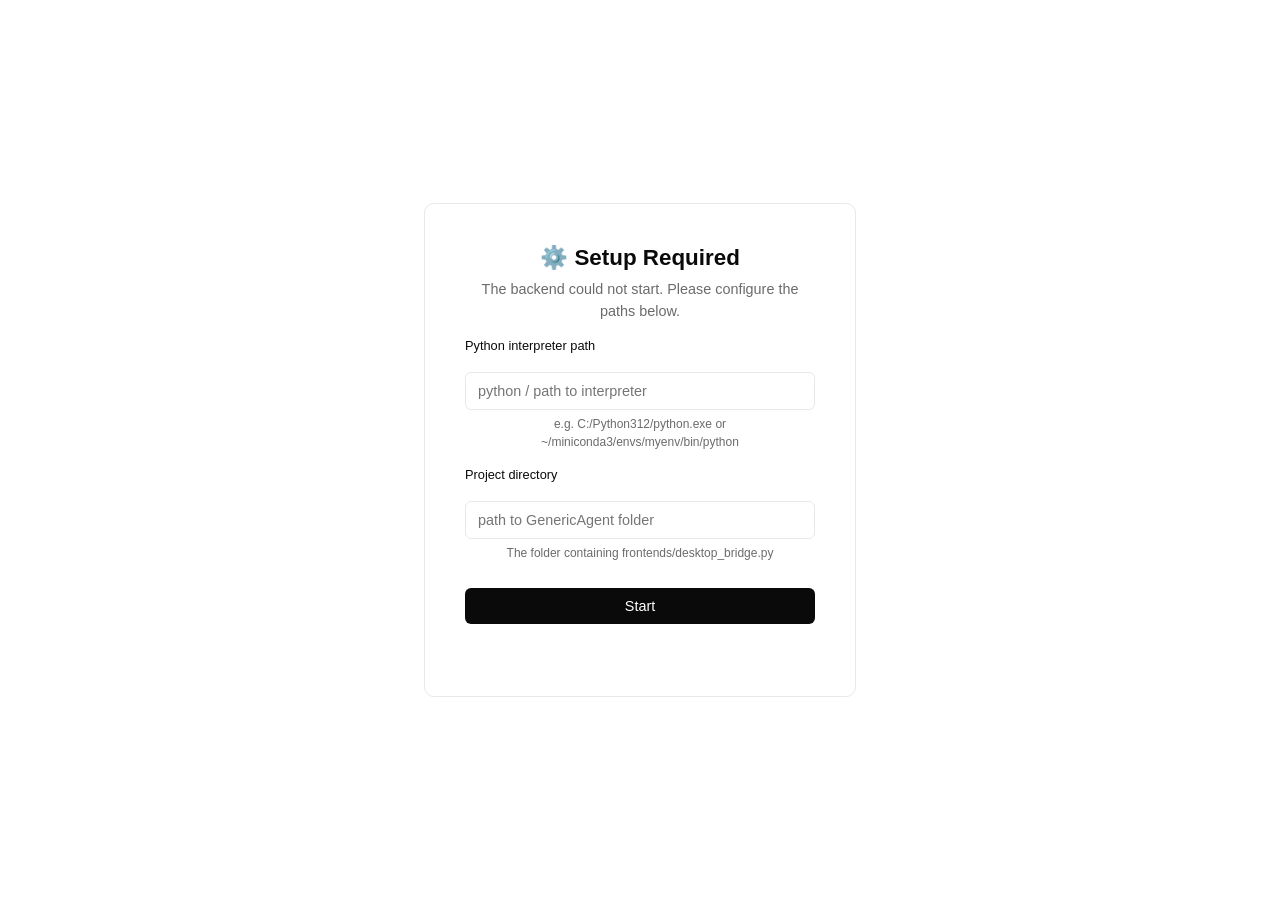
<file: frontends/desktop/static/fallback.html>
<!DOCTYPE html>
<html lang="en">
<head>
<meta charset="UTF-8">
<title data-i18n="setup.title">GenericAgent</title>
<style>
:root{--bg:#fff;--text:#0a0a0a;--muted:#6b6b6b;--border:#e8e8e8;--accent:#0a0a0a;--accent-text:#fff;--radius:10px;--font:-apple-system,BlinkMacSystemFont,"SF Pro Text","Helvetica Neue",Helvetica,Arial,sans-serif}
@media(prefers-color-scheme:dark){:root{--bg:#1a1a1a;--text:#ededed;--muted:#a0a0a0;--border:#2a2a2a;--accent:#ededed;--accent-text:#0a0a0a}}
*{box-sizing:border-box}
html,body{margin:0;height:100%;font-family:var(--font);background:var(--bg);color:var(--text);display:flex;align-items:center;justify-content:center}
.card{max-width:480px;width:90%;padding:2.5rem;border:1px solid var(--border);border-radius:var(--radius);text-align:center}
h1{font-size:1.4rem;margin:0 0 .5rem}
p{color:var(--muted);font-size:.9rem;margin:.4rem 0;line-height:1.5}
.input-row{display:flex;gap:8px;margin-top:1.2rem}
input[type=text]{flex:1;padding:10px 12px;border:1px solid var(--border);border-radius:6px;font-size:.9rem;background:var(--bg);color:var(--text);outline:none}
input[type=text]:focus{border-color:var(--accent)}
button{padding:10px 18px;border:none;border-radius:6px;font-size:.9rem;cursor:pointer;background:var(--accent);color:var(--accent-text);font-weight:500}
button:hover{opacity:.85}
button:disabled{opacity:.4;cursor:not-allowed}
.field-label{display:block;text-align:left;font-size:.8rem;font-weight:500;margin-top:1rem;margin-bottom:.3rem;color:var(--text)}
#status{margin-top:1rem;font-size:.85rem;min-height:1.2em}
.err{color:#dc2626}.ok{color:#16a34a}
</style>
<script src="i18n.js?v=2"></script>
</head>
<body>
<div class="card">
  <h1><span aria-hidden="true">⚙️</span> <span data-i18n="setup.heading"></span></h1>
  <p data-i18n="setup.backend_failed"></p>

  <label class="field-label" data-i18n="setup.py_label"></label>
  <div class="input-row">
    <input id="pypath" type="text" data-i18n-placeholder="setup.py_placeholder" spellcheck="false">
  </div>
  <p style="color:var(--muted);font-size:.75rem;margin-top:.3rem" data-i18n="setup.py_hint"></p>

  <label class="field-label" data-i18n="setup.project_label"></label>
  <div class="input-row">
    <input id="projdir" type="text" data-i18n-placeholder="setup.project_placeholder" spellcheck="false">
  </div>
  <p style="color:var(--muted);font-size:.75rem;margin-top:.3rem" data-i18n="setup.project_hint"></p>

  <button id="start-btn" onclick="doStart()" style="margin-top:1.2rem;width:100%" data-i18n="setup.start"></button>
  <div id="status"></div>
</div>
<script>
const bootT = window.GA_BOOT_I18N?.t || ((key, vars) => vars?.error ? `${key}: ${vars.error}` : key);
window.GA_BOOT_I18N?.apply(document);
const {invoke} = window.__TAURI__.core;
const {getCurrentWindow, Window} = window.__TAURI__.window;
const statusEl = document.getElementById('status');
const btn = document.getElementById('start-btn');
const pyInput = document.getElementById('pypath');
const dirInput = document.getElementById('projdir');

// Pre-fill from Rust config discovery
invoke('get_config').then(([py, dir]) => {
  if (py) pyInput.value = py;
  if (dir) dirInput.value = dir;
}).catch(()=>{});

// Surface the actual first-run prepare error (if this screen was reached via a
// failed install), instead of only showing the generic "configure paths" text.
invoke('get_prepare_error').then(err => {
  if (!err) return;
  const box = document.createElement('p');
  box.className = 'err';
  box.style.cssText = 'text-align:left;white-space:pre-wrap;font-size:.8rem;max-height:8em;overflow:auto';
  box.textContent = bootT('setup.prepare_error') + '\n' + err;
  const card = document.querySelector('.card');
  card.insertBefore(box, card.querySelector('.field-label'));
}).catch(()=>{});

async function doStart() {
  const pythonPath = pyInput.value.trim();
  const projectDir = dirInput.value.trim();
  if (!pythonPath) { statusEl.className='err'; statusEl.textContent=bootT('setup.err_py'); return; }
  if (!projectDir) { statusEl.className='err'; statusEl.textContent=bootT('setup.err_project'); return; }
  btn.disabled = true;
  statusEl.className=''; statusEl.textContent=bootT('setup.starting_bridge');
  try {
    await invoke('start_bridge_with_config', {pythonPath, projectDir});
    statusEl.className='ok'; statusEl.textContent=bootT('setup.connected');
    // Show main window and hide setup
    const mainWin = await Window.getByLabel('main');
    if (mainWin) {
      await mainWin.show();
      await mainWin.setFocus();
    }
    const setupWin = getCurrentWindow();
    await setupWin.hide();
  } catch(e) {
    statusEl.className='err'; statusEl.textContent=bootT('setup.failed', { error: e });
    btn.disabled = false;
  }
}
pyInput.addEventListener('keydown', e=>{ if(e.key==='Enter') dirInput.focus(); });
dirInput.addEventListener('keydown', e=>{ if(e.key==='Enter') doStart(); });
</script>

<script>
// Input length limit (300 chars) — in separate script to work even without Tauri
const MAX_LEN = 300;
const _pyInput = document.getElementById('pypath');
const _dirInput = document.getElementById('projdir');
[_pyInput, _dirInput].forEach(el => {
  if (!el) return;
  const hint = document.createElement('span');
  hint.style.cssText = 'color:#dc2626;font-size:.75rem;display:none;margin-top:2px';
  el.parentNode.appendChild(hint);

  function checkLimit() {
    if (el.value.length > MAX_LEN) {
      el.value = el.value.slice(0, MAX_LEN);
    }
    if (el.value.length >= MAX_LEN) {
      hint.textContent = bootT('setup.limit', { n: MAX_LEN });
      hint.style.display = 'block';
    } else {
      hint.style.display = 'none';
    }
  }

  // Intercept paste: only take first MAX_LEN chars from clipboard
  el.addEventListener('paste', e => {
    e.preventDefault();
    const text = (e.clipboardData || window.clipboardData).getData('text') || '';
    const start = el.selectionStart;
    const end = el.selectionEnd;
    const remaining = MAX_LEN - el.value.length + (end - start);
    const insert = text.slice(0, Math.max(0, remaining));
    el.value = el.value.slice(0, start) + insert + el.value.slice(end);
    el.setSelectionRange(start + insert.length, start + insert.length);
    checkLimit();
  });

  // Fallback: keyboard input beyond limit
  el.addEventListener('input', checkLimit);
});
</script>
</body>
</html>
</file>
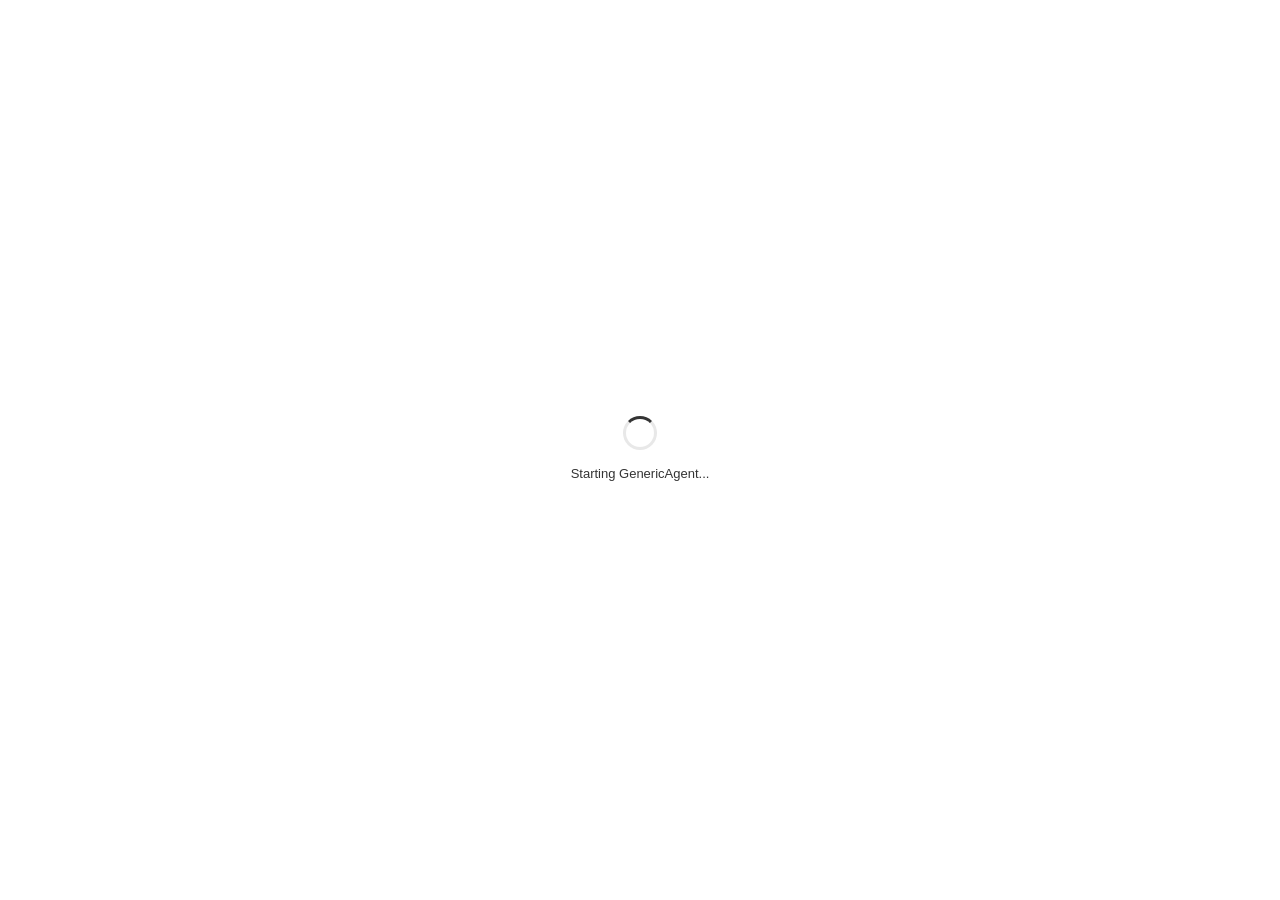
<file: frontends/desktop/static/loading.html>
<!DOCTYPE html>
<html lang="zh-CN">
<head>
<meta charset="UTF-8">
<title>GenericAgent</title>
<style>
:root{font-family:-apple-system,BlinkMacSystemFont,"SF Pro Text","Segoe UI","Microsoft YaHei UI","Helvetica Neue",Helvetica,Arial,sans-serif;background:#fff;color:#111}
@media(prefers-color-scheme:dark){:root{background:#1a1a1a;color:#eee}}
html,body{height:100%;margin:0;display:flex;align-items:center;justify-content:center}
.card{text-align:center;opacity:.85;width:280px}
.spinner{width:28px;height:28px;margin:0 auto 14px;border:3px solid #9994;border-top-color:currentColor;border-radius:50%;animation:spin 1s linear infinite}
@keyframes spin{to{transform:rotate(360deg)}}
#ga-status{font-size:13px;line-height:1.5}
.bar{display:none;width:240px;height:6px;margin:14px auto 0;background:#9993;border-radius:99px;overflow:hidden}
.bar.show{display:block}
#ga-bar{height:100%;width:0;background:currentColor;border-radius:99px;transition:width .3s ease}
#ga-bar.indet{width:35%;animation:indet 1.1s ease-in-out infinite}
@keyframes indet{0%{margin-left:-35%}100%{margin-left:100%}}
</style>
<script src="i18n.js?v=2"></script>
<script>
const bootT = window.GA_BOOT_I18N?.t || ((key) => key);
window.gaProgress = function(pct, key){
  var s = document.getElementById('ga-status');
  if (s) {
    var msgKey = 'loading.' + key;
    var msg = bootT(msgKey);
    s.textContent = msg === msgKey ? key : msg;
  }
  var bar = document.querySelector('.bar');
  var fill = document.getElementById('ga-bar');
  if (bar) bar.classList.add('show');
  if (fill){
    if (pct < 0){ fill.classList.add('indet'); }
    else { fill.classList.remove('indet'); fill.style.width = Math.max(0, Math.min(100, pct)) + '%'; }
  }
};
document.addEventListener('DOMContentLoaded', function(){
  window.GA_BOOT_I18N?.apply(document);
});
</script>
</head>
<body>
  <div class="card">
    <div class="spinner"></div>
    <div id="ga-status" data-i18n="loading.starting_app"></div>
    <div class="bar"><div id="ga-bar"></div></div>
  </div>
</body>
</html>
</file>
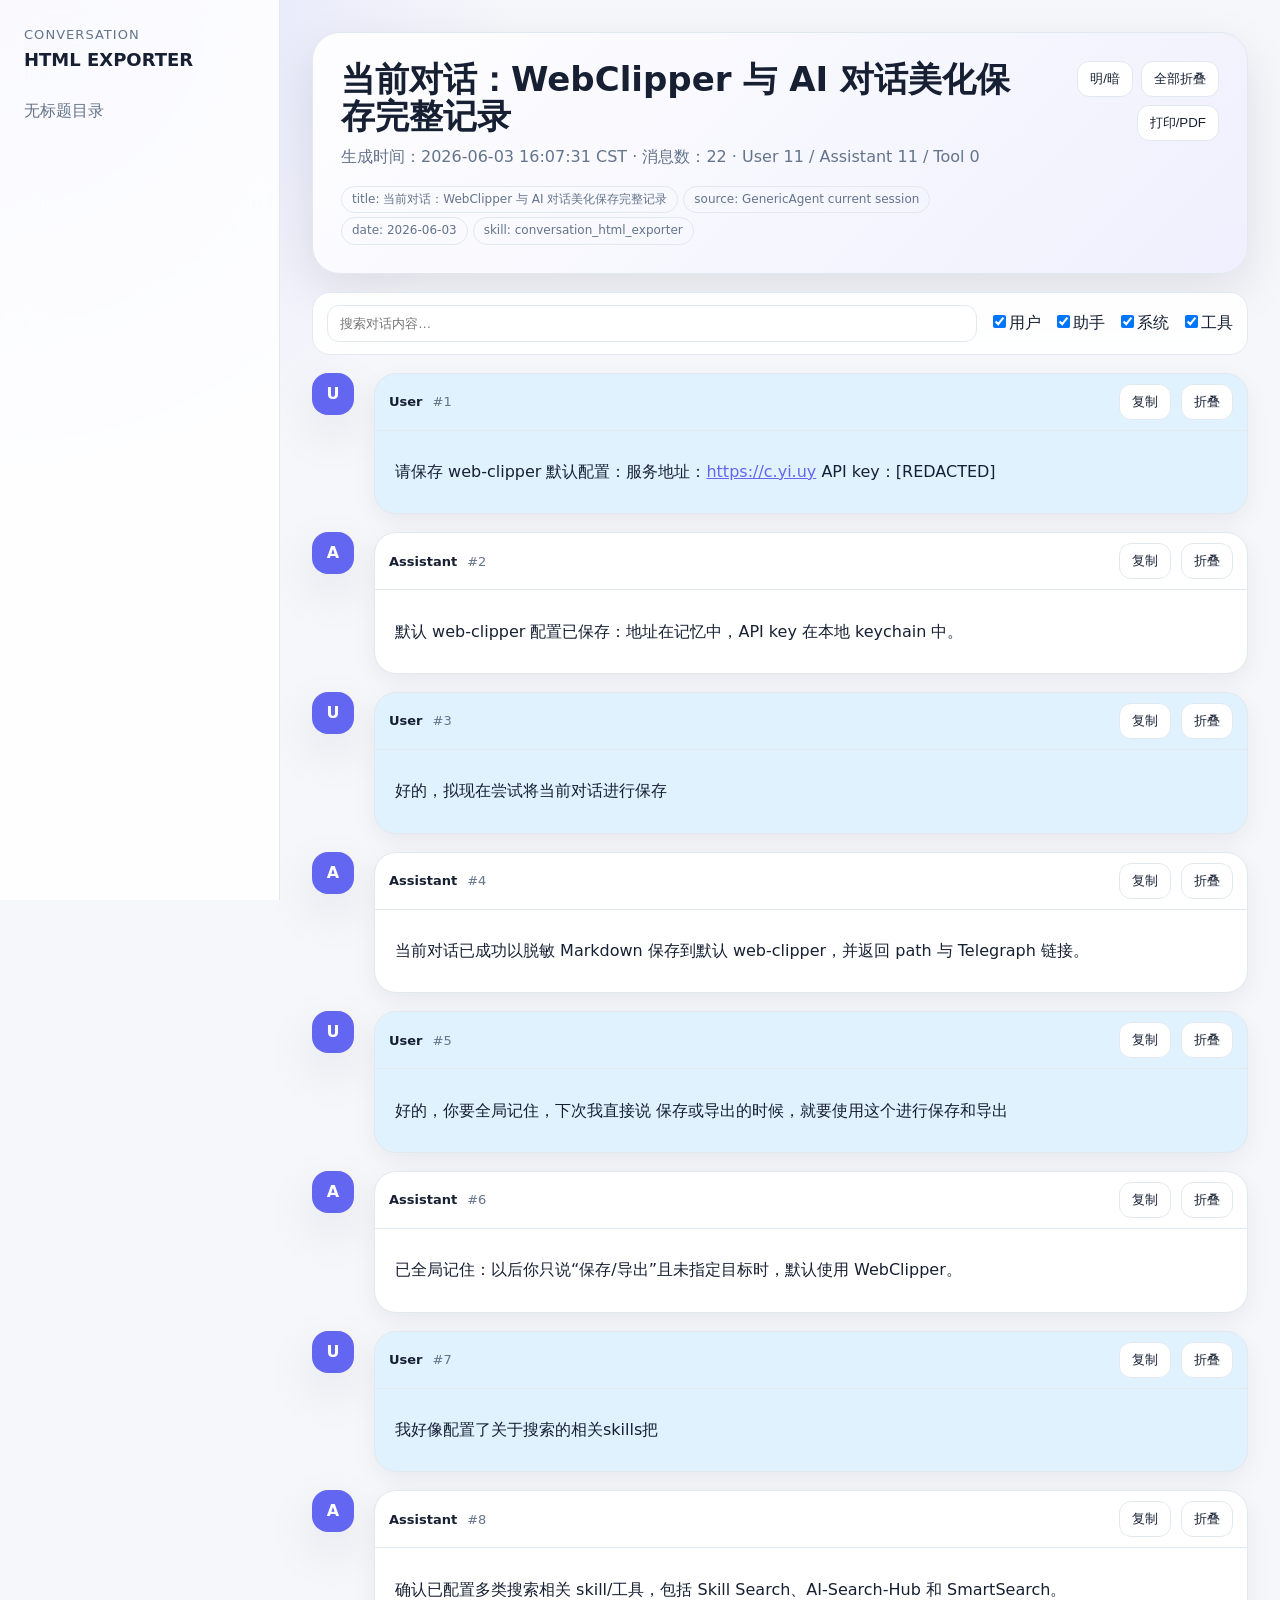
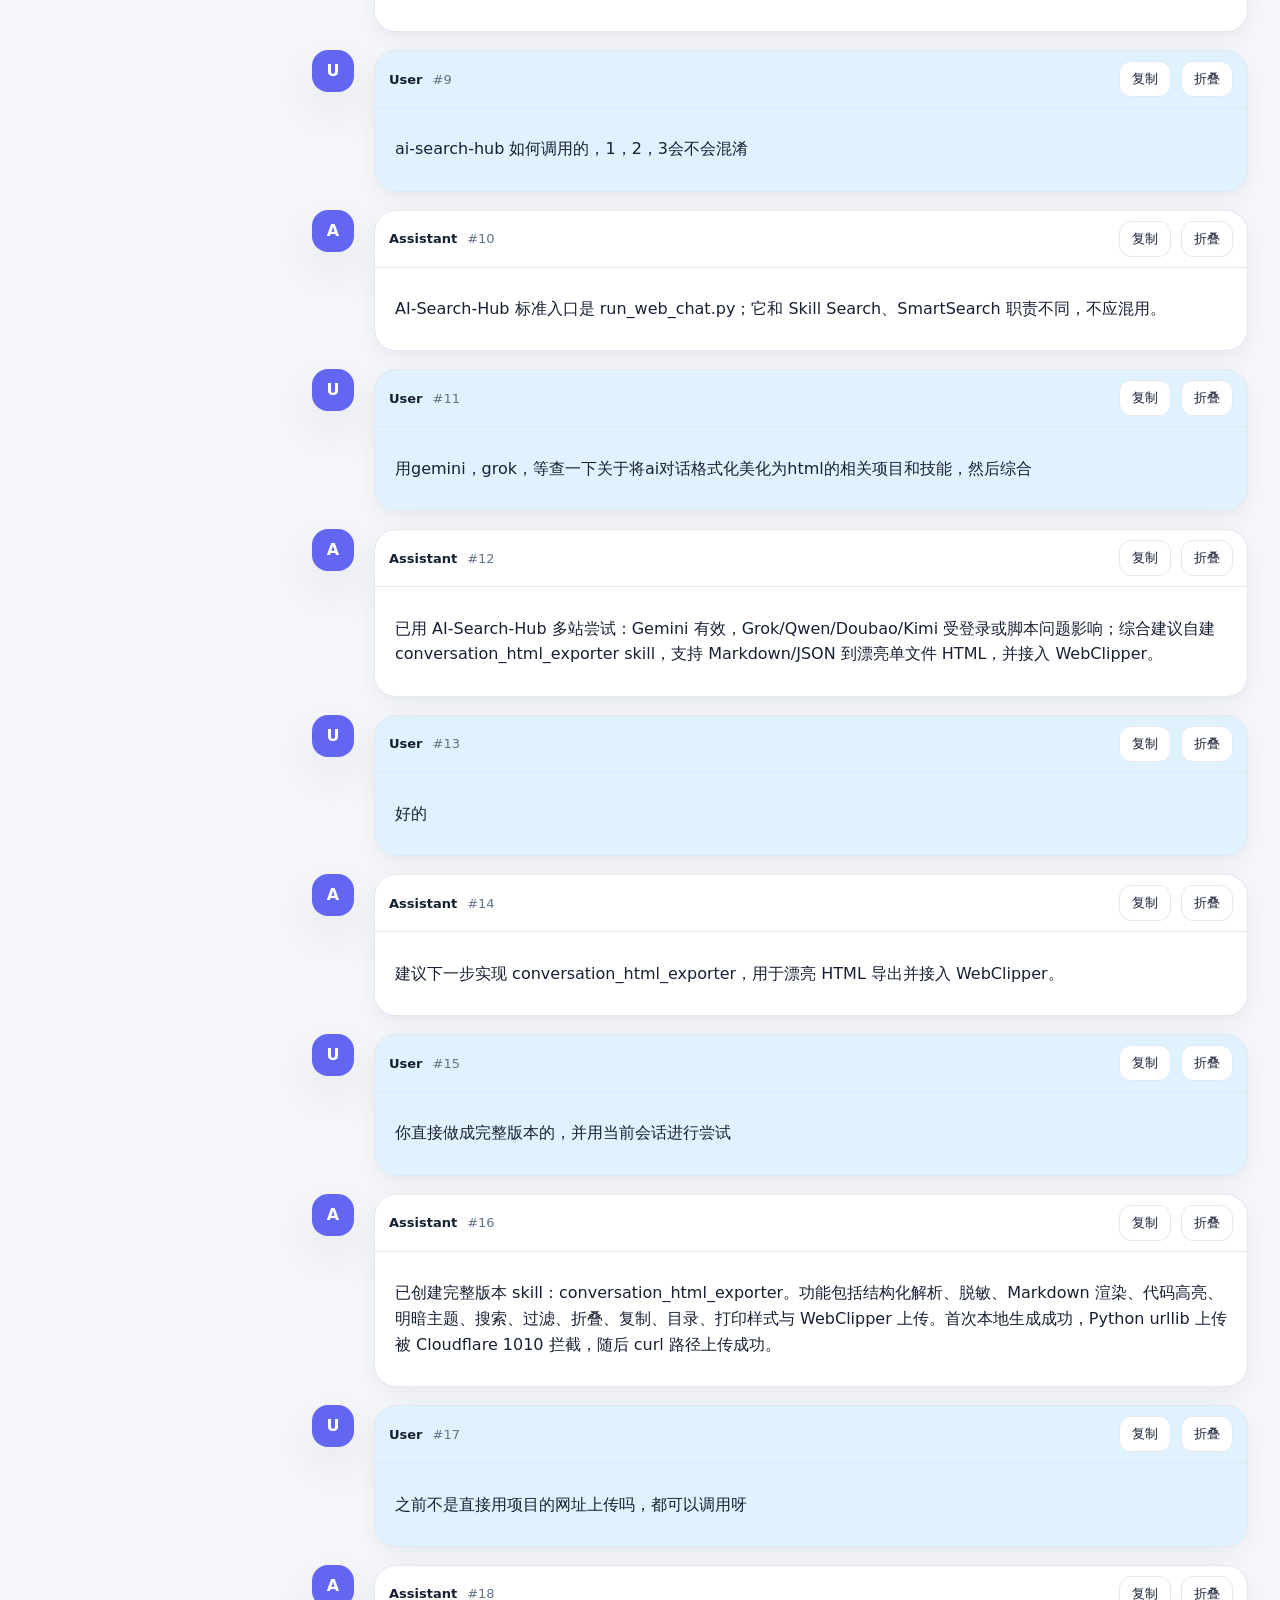
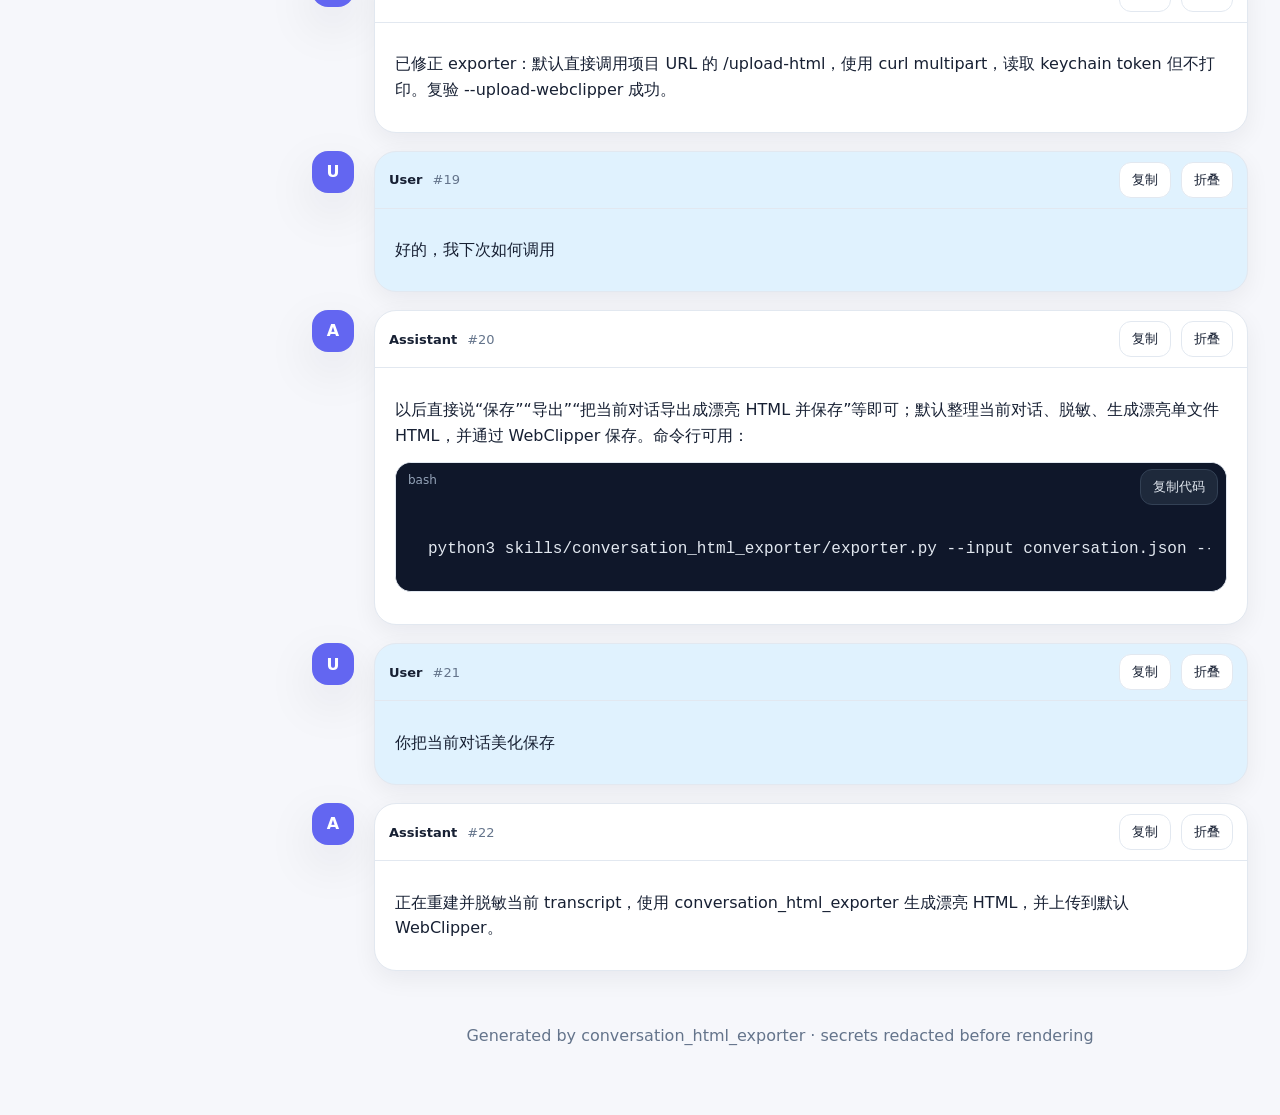
<file: skills/conversation_html_exporter/out/current_full_session_20260603.html>
<!doctype html><html lang="zh-CN"><head><meta charset="utf-8"><meta name="viewport" content="width=device-width,initial-scale=1"><title>当前对话：WebClipper 与 AI 对话美化保存完整记录</title><style>
:root{--bg:#f6f7fb;--panel:#ffffff;--text:#172033;--muted:#64748b;--line:#e2e8f0;--accent:#6366f1;--user:#e0f2fe;--assistant:#fff;--system:#fef3c7;--tool:#ecfccb;--code:#0f172a;--shadow:0 18px 50px rgba(15,23,42,.10)}
[data-theme=dark]{--bg:#0b1020;--panel:#111827;--text:#e5e7eb;--muted:#94a3b8;--line:#273449;--accent:#8b5cf6;--user:#082f49;--assistant:#111827;--system:#422006;--tool:#1a2e05;--code:#020617;--shadow:0 18px 50px rgba(0,0,0,.35)}
*{box-sizing:border-box}body{margin:0;background:radial-gradient(circle at top left,rgba(99,102,241,.18),transparent 32rem),var(--bg);color:var(--text);font:16px/1.62 ui-sans-serif,system-ui,-apple-system,BlinkMacSystemFont,"Segoe UI",sans-serif}.app{display:grid;grid-template-columns:280px 1fr;min-height:100vh}.side{position:sticky;top:0;height:100vh;overflow:auto;padding:24px;border-right:1px solid var(--line);background:color-mix(in srgb,var(--panel) 84%,transparent);backdrop-filter:blur(18px)}.brand{font-size:13px;letter-spacing:.08em;text-transform:uppercase;color:var(--muted);margin-bottom:24px}.brand b{font-size:18px;color:var(--text);letter-spacing:0}nav a{display:block;padding:8px 10px;margin:3px 0;border-radius:10px;color:var(--muted);text-decoration:none;font-size:13px;white-space:nowrap;overflow:hidden;text-overflow:ellipsis}nav a:hover{background:rgba(99,102,241,.12);color:var(--accent)}.toc-l3{padding-left:22px}.toc-l4{padding-left:34px}main{max-width:1080px;width:100%;margin:0 auto;padding:32px}.hero{display:flex;gap:18px;justify-content:space-between;align-items:flex-start;margin-bottom:18px;padding:28px;border:1px solid var(--line);border-radius:28px;background:linear-gradient(135deg,color-mix(in srgb,var(--panel) 92%,transparent),color-mix(in srgb,var(--accent) 10%,var(--panel)));box-shadow:var(--shadow)}h1{font-size:34px;line-height:1.1;margin:0 0 8px}.hero p,.muted{color:var(--muted);margin:0}.chips{margin-top:12px}.chip{display:inline-block;border:1px solid var(--line);border-radius:999px;padding:3px 10px;margin:4px 5px 0 0;color:var(--muted);font-size:12px}.actions{display:flex;gap:8px;flex-wrap:wrap;justify-content:flex-end}.toolbar{position:sticky;top:0;z-index:5;display:flex;gap:12px;align-items:center;flex-wrap:wrap;margin:18px 0;padding:12px 14px;border:1px solid var(--line);border-radius:18px;background:color-mix(in srgb,var(--panel) 90%,transparent);backdrop-filter:blur(12px)}input#q{flex:1;min-width:220px;border:1px solid var(--line);background:var(--panel);color:var(--text);border-radius:12px;padding:10px 12px}button{border:1px solid var(--line);background:var(--panel);color:var(--text);border-radius:12px;padding:8px 12px;cursor:pointer}button:hover{border-color:var(--accent);color:var(--accent)}.msg{display:grid;grid-template-columns:48px 1fr;gap:14px;margin:18px 0;scroll-margin-top:96px}.avatar{width:42px;height:42px;border-radius:16px;display:grid;place-items:center;font-weight:800;background:var(--accent);color:white;box-shadow:var(--shadow)}.bubble{border:1px solid var(--line);border-radius:22px;background:var(--assistant);box-shadow:0 8px 24px rgba(15,23,42,.06);overflow:hidden}.msg.user .bubble{background:var(--user)}.msg.system .bubble{background:var(--system)}.msg.tool .bubble{background:var(--tool)}.msg-head{display:flex;align-items:center;gap:10px;padding:10px 14px;border-bottom:1px solid var(--line);color:var(--muted);font-size:13px}.role{font-weight:800;color:var(--text)}.idx{margin-right:auto}.content{padding:18px 20px}.collapsed .content{max-height:72px;overflow:hidden;mask-image:linear-gradient(#000 45%,transparent)}.hidden{display:none!important}.markdown-body h1,.markdown-body h2,.markdown-body h3,.markdown-body h4{margin:1.2em 0 .5em;line-height:1.25}.markdown-body h1{font-size:1.65em}.markdown-body h2{font-size:1.35em}.markdown-body h3{font-size:1.15em}.markdown-body p{margin:.65em 0}.markdown-body a{color:var(--accent)}.markdown-body code{background:rgba(99,102,241,.12);padding:.14em .35em;border-radius:6px}.code-wrap{position:relative;margin:14px 0;background:var(--code);border-radius:16px;overflow:hidden;border:1px solid var(--line)}.code-wrap:before{content:attr(data-lang);position:absolute;top:8px;left:12px;color:#94a3b8;font-size:12px}.copy-code{position:absolute;right:8px;top:6px;z-index:2;background:#1e293b;color:#e2e8f0;border-color:#334155}.highlight,pre{margin:0;padding:38px 16px 16px;overflow:auto;background:var(--code)!important;color:#e2e8f0}.table-scroll{overflow:auto}table{border-collapse:collapse;width:100%;margin:12px 0}th,td{border:1px solid var(--line);padding:8px 10px;text-align:left}blockquote{border-left:4px solid var(--accent);margin:12px 0;padding:4px 14px;color:var(--muted);background:rgba(99,102,241,.08);border-radius:0 12px 12px 0}mark{background:#facc15;color:#111827;border-radius:4px;padding:0 2px}footer{text-align:center;color:var(--muted);padding:34px}pre { line-height: 125%; }
td.linenos .normal { color: #6e7681; background-color: #0d1117; padding-left: 5px; padding-right: 5px; }
span.linenos { color: #6e7681; background-color: #0d1117; padding-left: 5px; padding-right: 5px; }
td.linenos .special { color: #e6edf3; background-color: #6e7681; padding-left: 5px; padding-right: 5px; }
span.linenos.special { color: #e6edf3; background-color: #6e7681; padding-left: 5px; padding-right: 5px; }
.highlight .hll { background-color: #6e7681 }
.highlight { background: #0d1117; color: #E6EDF3 }
.highlight .c { color: #8B949E; font-style: italic } /* Comment */
.highlight .err { color: #F85149 } /* Error */
.highlight .esc { color: #E6EDF3 } /* Escape */
.highlight .g { color: #E6EDF3 } /* Generic */
.highlight .k { color: #FF7B72 } /* Keyword */
.highlight .l { color: #A5D6FF } /* Literal */
.highlight .n { color: #E6EDF3 } /* Name */
.highlight .o { color: #FF7B72; font-weight: bold } /* Operator */
.highlight .x { color: #E6EDF3 } /* Other */
.highlight .p { color: #E6EDF3 } /* Punctuation */
.highlight .ch { color: #8B949E; font-style: italic } /* Comment.Hashbang */
.highlight .cm { color: #8B949E; font-style: italic } /* Comment.Multiline */
.highlight .cp { color: #8B949E; font-weight: bold; font-style: italic } /* Comment.Preproc */
.highlight .cpf { color: #8B949E; font-style: italic } /* Comment.PreprocFile */
.highlight .c1 { color: #8B949E; font-style: italic } /* Comment.Single */
.highlight .cs { color: #8B949E; font-weight: bold; font-style: italic } /* Comment.Special */
.highlight .gd { color: #FFA198; background-color: #490202 } /* Generic.Deleted */
.highlight .ge { color: #E6EDF3; font-style: italic } /* Generic.Emph */
.highlight .ges { color: #E6EDF3; font-weight: bold; font-style: italic } /* Generic.EmphStrong */
.highlight .gr { color: #FFA198 } /* Generic.Error */
.highlight .gh { color: #79C0FF; font-weight: bold } /* Generic.Heading */
.highlight .gi { color: #56D364; background-color: #0F5323 } /* Generic.Inserted */
.highlight .go { color: #8B949E } /* Generic.Output */
.highlight .gp { color: #8B949E } /* Generic.Prompt */
.highlight .gs { color: #E6EDF3; font-weight: bold } /* Generic.Strong */
.highlight .gu { color: #79C0FF } /* Generic.Subheading */
.highlight .gt { color: #FF7B72 } /* Generic.Traceback */
.highlight .g-Underline { color: #E6EDF3; text-decoration: underline } /* Generic.Underline */
.highlight .kc { color: #79C0FF } /* Keyword.Constant */
.highlight .kd { color: #FF7B72 } /* Keyword.Declaration */
.highlight .kn { color: #FF7B72 } /* Keyword.Namespace */
.highlight .kp { color: #79C0FF } /* Keyword.Pseudo */
.highlight .kr { color: #FF7B72 } /* Keyword.Reserved */
.highlight .kt { color: #FF7B72 } /* Keyword.Type */
.highlight .ld { color: #79C0FF } /* Literal.Date */
.highlight .m { color: #A5D6FF } /* Literal.Number */
.highlight .s { color: #A5D6FF } /* Literal.String */
.highlight .na { color: #E6EDF3 } /* Name.Attribute */
.highlight .nb { color: #E6EDF3 } /* Name.Builtin */
.highlight .nc { color: #F0883E; font-weight: bold } /* Name.Class */
.highlight .no { color: #79C0FF; font-weight: bold } /* Name.Constant */
.highlight .nd { color: #D2A8FF; font-weight: bold } /* Name.Decorator */
.highlight .ni { color: #FFA657 } /* Name.Entity */
.highlight .ne { color: #F0883E; font-weight: bold } /* Name.Exception */
.highlight .nf { color: #D2A8FF; font-weight: bold } /* Name.Function */
.highlight .nl { color: #79C0FF; font-weight: bold } /* Name.Label */
.highlight .nn { color: #FF7B72 } /* Name.Namespace */
.highlight .nx { color: #E6EDF3 } /* Name.Other */
.highlight .py { color: #79C0FF } /* Name.Property */
.highlight .nt { color: #7EE787 } /* Name.Tag */
.highlight .nv { color: #79C0FF } /* Name.Variable */
.highlight .ow { color: #FF7B72; font-weight: bold } /* Operator.Word */
.highlight .pm { color: #E6EDF3 } /* Punctuation.Marker */
.highlight .w { color: #6E7681 } /* Text.Whitespace */
.highlight .mb { color: #A5D6FF } /* Literal.Number.Bin */
.highlight .mf { color: #A5D6FF } /* Literal.Number.Float */
.highlight .mh { color: #A5D6FF } /* Literal.Number.Hex */
.highlight .mi { color: #A5D6FF } /* Literal.Number.Integer */
.highlight .mo { color: #A5D6FF } /* Literal.Number.Oct */
.highlight .sa { color: #79C0FF } /* Literal.String.Affix */
.highlight .sb { color: #A5D6FF } /* Literal.String.Backtick */
.highlight .sc { color: #A5D6FF } /* Literal.String.Char */
.highlight .dl { color: #79C0FF } /* Literal.String.Delimiter */
.highlight .sd { color: #A5D6FF } /* Literal.String.Doc */
.highlight .s2 { color: #A5D6FF } /* Literal.String.Double */
.highlight .se { color: #79C0FF } /* Literal.String.Escape */
.highlight .sh { color: #79C0FF } /* Literal.String.Heredoc */
.highlight .si { color: #A5D6FF } /* Literal.String.Interpol */
.highlight .sx { color: #A5D6FF } /* Literal.String.Other */
.highlight .sr { color: #79C0FF } /* Literal.String.Regex */
.highlight .s1 { color: #A5D6FF } /* Literal.String.Single */
.highlight .ss { color: #A5D6FF } /* Literal.String.Symbol */
.highlight .bp { color: #E6EDF3 } /* Name.Builtin.Pseudo */
.highlight .fm { color: #D2A8FF; font-weight: bold } /* Name.Function.Magic */
.highlight .vc { color: #79C0FF } /* Name.Variable.Class */
.highlight .vg { color: #79C0FF } /* Name.Variable.Global */
.highlight .vi { color: #79C0FF } /* Name.Variable.Instance */
.highlight .vm { color: #79C0FF } /* Name.Variable.Magic */
.highlight .il { color: #A5D6FF } /* Literal.Number.Integer.Long */
@media(max-width:860px){.app{display:block}.side{display:none}main{padding:16px}.hero{display:block}.actions{justify-content:flex-start;margin-top:14px}.msg{grid-template-columns:1fr}.avatar{display:none}}
@media print{.side,.toolbar,.actions,.copy-msg,.toggle-msg,.copy-code{display:none!important}body{background:#fff;color:#111}.app{display:block}main{max-width:none;padding:0}.bubble,.hero{box-shadow:none;break-inside:avoid}.content{max-height:none!important;overflow:visible!important;mask-image:none!important}}
</style></head>
<body><div class="app">
<aside class="side"><div class="brand">Conversation<br><b>HTML Exporter</b></div><nav><span class="muted">无标题目录</span></nav></aside>
<main><header class="hero"><div><h1>当前对话：WebClipper 与 AI 对话美化保存完整记录</h1><p>生成时间：2026-06-03 16:07:31 CST · 消息数：22 · User 11 / Assistant 11 / Tool 0</p><div class="chips"><span class="chip">title: 当前对话：WebClipper 与 AI 对话美化保存完整记录</span><span class="chip">source: GenericAgent current session</span><span class="chip">date: 2026-06-03</span><span class="chip">skill: conversation_html_exporter</span></div></div>
<div class="actions"><button id="theme">明/暗</button><button id="collapseAll">全部折叠</button><button onclick="window.print()">打印/PDF</button></div></header>
<div class="toolbar"><input id="q" placeholder="搜索对话内容…"><label><input type="checkbox" class="rf" value="user" checked>用户</label><label><input type="checkbox" class="rf" value="assistant" checked>助手</label><label><input type="checkbox" class="rf" value="system" checked>系统</label><label><input type="checkbox" class="rf" value="tool" checked>工具</label></div>
<div id="conversation"><section class="msg user" data-role="user" data-index="1" data-text="请保存 web-clipper 默认配置：服务地址：https://c.yi.uy api key：[redacted]">
  <div class="avatar">U</div>
  <article class="bubble">
    <header class="msg-head"><span class="role">User</span><span class="idx">#1</span><button class="copy-msg" data-plain="请保存 web-clipper 默认配置：服务地址：https://c.yi.uy API key：[REDACTED]">复制</button><button class="toggle-msg">折叠</button></header>
    <div class="content markdown-body"><p>请保存 web-clipper 默认配置：服务地址：<a href="https://c.yi.uy" target="_blank" rel="noopener">https://c.yi.uy</a> API key：[REDACTED]</p></div>
  </article>
</section><section class="msg assistant" data-role="assistant" data-index="2" data-text="默认 web-clipper 配置已保存：地址在记忆中，api key 在本地 keychain 中。">
  <div class="avatar">A</div>
  <article class="bubble">
    <header class="msg-head"><span class="role">Assistant</span><span class="idx">#2</span><button class="copy-msg" data-plain="默认 web-clipper 配置已保存：地址在记忆中，API key 在本地 keychain 中。">复制</button><button class="toggle-msg">折叠</button></header>
    <div class="content markdown-body"><p>默认 web-clipper 配置已保存：地址在记忆中，API key 在本地 keychain 中。</p></div>
  </article>
</section><section class="msg user" data-role="user" data-index="3" data-text="好的，拟现在尝试将当前对话进行保存">
  <div class="avatar">U</div>
  <article class="bubble">
    <header class="msg-head"><span class="role">User</span><span class="idx">#3</span><button class="copy-msg" data-plain="好的，拟现在尝试将当前对话进行保存">复制</button><button class="toggle-msg">折叠</button></header>
    <div class="content markdown-body"><p>好的，拟现在尝试将当前对话进行保存</p></div>
  </article>
</section><section class="msg assistant" data-role="assistant" data-index="4" data-text="当前对话已成功以脱敏 markdown 保存到默认 web-clipper，并返回 path 与 telegraph 链接。">
  <div class="avatar">A</div>
  <article class="bubble">
    <header class="msg-head"><span class="role">Assistant</span><span class="idx">#4</span><button class="copy-msg" data-plain="当前对话已成功以脱敏 Markdown 保存到默认 web-clipper，并返回 path 与 Telegraph 链接。">复制</button><button class="toggle-msg">折叠</button></header>
    <div class="content markdown-body"><p>当前对话已成功以脱敏 Markdown 保存到默认 web-clipper，并返回 path 与 Telegraph 链接。</p></div>
  </article>
</section><section class="msg user" data-role="user" data-index="5" data-text="好的，你要全局记住，下次我直接说 保存或导出的时候，就要使用这个进行保存和导出">
  <div class="avatar">U</div>
  <article class="bubble">
    <header class="msg-head"><span class="role">User</span><span class="idx">#5</span><button class="copy-msg" data-plain="好的，你要全局记住，下次我直接说 保存或导出的时候，就要使用这个进行保存和导出">复制</button><button class="toggle-msg">折叠</button></header>
    <div class="content markdown-body"><p>好的，你要全局记住，下次我直接说 保存或导出的时候，就要使用这个进行保存和导出</p></div>
  </article>
</section><section class="msg assistant" data-role="assistant" data-index="6" data-text="已全局记住：以后你只说“保存/导出”且未指定目标时，默认使用 webclipper。">
  <div class="avatar">A</div>
  <article class="bubble">
    <header class="msg-head"><span class="role">Assistant</span><span class="idx">#6</span><button class="copy-msg" data-plain="已全局记住：以后你只说“保存/导出”且未指定目标时，默认使用 WebClipper。">复制</button><button class="toggle-msg">折叠</button></header>
    <div class="content markdown-body"><p>已全局记住：以后你只说“保存/导出”且未指定目标时，默认使用 WebClipper。</p></div>
  </article>
</section><section class="msg user" data-role="user" data-index="7" data-text="我好像配置了关于搜索的相关skills把">
  <div class="avatar">U</div>
  <article class="bubble">
    <header class="msg-head"><span class="role">User</span><span class="idx">#7</span><button class="copy-msg" data-plain="我好像配置了关于搜索的相关skills把">复制</button><button class="toggle-msg">折叠</button></header>
    <div class="content markdown-body"><p>我好像配置了关于搜索的相关skills把</p></div>
  </article>
</section><section class="msg assistant" data-role="assistant" data-index="8" data-text="确认已配置多类搜索相关 skill/工具，包括 skill search、ai-search-hub 和 smartsearch。">
  <div class="avatar">A</div>
  <article class="bubble">
    <header class="msg-head"><span class="role">Assistant</span><span class="idx">#8</span><button class="copy-msg" data-plain="确认已配置多类搜索相关 skill/工具，包括 Skill Search、AI-Search-Hub 和 SmartSearch。">复制</button><button class="toggle-msg">折叠</button></header>
    <div class="content markdown-body"><p>确认已配置多类搜索相关 skill/工具，包括 Skill Search、AI-Search-Hub 和 SmartSearch。</p></div>
  </article>
</section><section class="msg user" data-role="user" data-index="9" data-text="ai-search-hub 如何调用的，1，2，3会不会混淆">
  <div class="avatar">U</div>
  <article class="bubble">
    <header class="msg-head"><span class="role">User</span><span class="idx">#9</span><button class="copy-msg" data-plain="ai-search-hub 如何调用的，1，2，3会不会混淆">复制</button><button class="toggle-msg">折叠</button></header>
    <div class="content markdown-body"><p>ai-search-hub 如何调用的，1，2，3会不会混淆</p></div>
  </article>
</section><section class="msg assistant" data-role="assistant" data-index="10" data-text="ai-search-hub 标准入口是 run_web_chat.py；它和 skill search、smartsearch 职责不同，不应混用。">
  <div class="avatar">A</div>
  <article class="bubble">
    <header class="msg-head"><span class="role">Assistant</span><span class="idx">#10</span><button class="copy-msg" data-plain="AI-Search-Hub 标准入口是 run_web_chat.py；它和 Skill Search、SmartSearch 职责不同，不应混用。">复制</button><button class="toggle-msg">折叠</button></header>
    <div class="content markdown-body"><p>AI-Search-Hub 标准入口是 run_web_chat.py；它和 Skill Search、SmartSearch 职责不同，不应混用。</p></div>
  </article>
</section><section class="msg user" data-role="user" data-index="11" data-text="用gemini，grok，等查一下关于将ai对话格式化美化为html的相关项目和技能，然后综合">
  <div class="avatar">U</div>
  <article class="bubble">
    <header class="msg-head"><span class="role">User</span><span class="idx">#11</span><button class="copy-msg" data-plain="用gemini，grok，等查一下关于将ai对话格式化美化为html的相关项目和技能，然后综合">复制</button><button class="toggle-msg">折叠</button></header>
    <div class="content markdown-body"><p>用gemini，grok，等查一下关于将ai对话格式化美化为html的相关项目和技能，然后综合</p></div>
  </article>
</section><section class="msg assistant" data-role="assistant" data-index="12" data-text="已用 ai-search-hub 多站尝试：gemini 有效，grok/qwen/doubao/kimi 受登录或脚本问题影响；综合建议自建 conversation_html_exporter skill，支持 markdown/json 到漂亮单文件 html，并接入 webclipper。">
  <div class="avatar">A</div>
  <article class="bubble">
    <header class="msg-head"><span class="role">Assistant</span><span class="idx">#12</span><button class="copy-msg" data-plain="已用 AI-Search-Hub 多站尝试：Gemini 有效，Grok/Qwen/Doubao/Kimi 受登录或脚本问题影响；综合建议自建 conversation_html_exporter skill，支持 Markdown/JSON 到漂亮单文件 HTML，并接入 WebClipper。">复制</button><button class="toggle-msg">折叠</button></header>
    <div class="content markdown-body"><p>已用 AI-Search-Hub 多站尝试：Gemini 有效，Grok/Qwen/Doubao/Kimi 受登录或脚本问题影响；综合建议自建 conversation_html_exporter skill，支持 Markdown/JSON 到漂亮单文件 HTML，并接入 WebClipper。</p></div>
  </article>
</section><section class="msg user" data-role="user" data-index="13" data-text="好的">
  <div class="avatar">U</div>
  <article class="bubble">
    <header class="msg-head"><span class="role">User</span><span class="idx">#13</span><button class="copy-msg" data-plain="好的">复制</button><button class="toggle-msg">折叠</button></header>
    <div class="content markdown-body"><p>好的</p></div>
  </article>
</section><section class="msg assistant" data-role="assistant" data-index="14" data-text="建议下一步实现 conversation_html_exporter，用于漂亮 html 导出并接入 webclipper。">
  <div class="avatar">A</div>
  <article class="bubble">
    <header class="msg-head"><span class="role">Assistant</span><span class="idx">#14</span><button class="copy-msg" data-plain="建议下一步实现 conversation_html_exporter，用于漂亮 HTML 导出并接入 WebClipper。">复制</button><button class="toggle-msg">折叠</button></header>
    <div class="content markdown-body"><p>建议下一步实现 conversation_html_exporter，用于漂亮 HTML 导出并接入 WebClipper。</p></div>
  </article>
</section><section class="msg user" data-role="user" data-index="15" data-text="你直接做成完整版本的，并用当前会话进行尝试">
  <div class="avatar">U</div>
  <article class="bubble">
    <header class="msg-head"><span class="role">User</span><span class="idx">#15</span><button class="copy-msg" data-plain="你直接做成完整版本的，并用当前会话进行尝试">复制</button><button class="toggle-msg">折叠</button></header>
    <div class="content markdown-body"><p>你直接做成完整版本的，并用当前会话进行尝试</p></div>
  </article>
</section><section class="msg assistant" data-role="assistant" data-index="16" data-text="已创建完整版本 skill：conversation_html_exporter。功能包括结构化解析、脱敏、markdown 渲染、代码高亮、明暗主题、搜索、过滤、折叠、复制、目录、打印样式与 webclipper 上传。首次本地生成成功，python urllib 上传被 cloudflare 1010 拦截，随后 curl 路径上传成功。">
  <div class="avatar">A</div>
  <article class="bubble">
    <header class="msg-head"><span class="role">Assistant</span><span class="idx">#16</span><button class="copy-msg" data-plain="已创建完整版本 skill：conversation_html_exporter。功能包括结构化解析、脱敏、Markdown 渲染、代码高亮、明暗主题、搜索、过滤、折叠、复制、目录、打印样式与 WebClipper 上传。首次本地生成成功，Python urllib 上传被 Cloudflare 1010 拦截，随后 curl 路径上传成功。">复制</button><button class="toggle-msg">折叠</button></header>
    <div class="content markdown-body"><p>已创建完整版本 skill：conversation_html_exporter。功能包括结构化解析、脱敏、Markdown 渲染、代码高亮、明暗主题、搜索、过滤、折叠、复制、目录、打印样式与 WebClipper 上传。首次本地生成成功，Python urllib 上传被 Cloudflare 1010 拦截，随后 curl 路径上传成功。</p></div>
  </article>
</section><section class="msg user" data-role="user" data-index="17" data-text="之前不是直接用项目的网址上传吗，都可以调用呀">
  <div class="avatar">U</div>
  <article class="bubble">
    <header class="msg-head"><span class="role">User</span><span class="idx">#17</span><button class="copy-msg" data-plain="之前不是直接用项目的网址上传吗，都可以调用呀">复制</button><button class="toggle-msg">折叠</button></header>
    <div class="content markdown-body"><p>之前不是直接用项目的网址上传吗，都可以调用呀</p></div>
  </article>
</section><section class="msg assistant" data-role="assistant" data-index="18" data-text="已修正 exporter：默认直接调用项目 url 的 /upload-html，使用 curl multipart，读取 keychain token 但不打印。复验 --upload-webclipper 成功。">
  <div class="avatar">A</div>
  <article class="bubble">
    <header class="msg-head"><span class="role">Assistant</span><span class="idx">#18</span><button class="copy-msg" data-plain="已修正 exporter：默认直接调用项目 URL 的 /upload-html，使用 curl multipart，读取 keychain token 但不打印。复验 --upload-webclipper 成功。">复制</button><button class="toggle-msg">折叠</button></header>
    <div class="content markdown-body"><p>已修正 exporter：默认直接调用项目 URL 的 /upload-html，使用 curl multipart，读取 keychain token 但不打印。复验 --upload-webclipper 成功。</p></div>
  </article>
</section><section class="msg user" data-role="user" data-index="19" data-text="好的，我下次如何调用">
  <div class="avatar">U</div>
  <article class="bubble">
    <header class="msg-head"><span class="role">User</span><span class="idx">#19</span><button class="copy-msg" data-plain="好的，我下次如何调用">复制</button><button class="toggle-msg">折叠</button></header>
    <div class="content markdown-body"><p>好的，我下次如何调用</p></div>
  </article>
</section><section class="msg assistant" data-role="assistant" data-index="20" data-text="以后直接说“保存”“导出”“把当前对话导出成漂亮 html 并保存”等即可；默认整理当前对话、脱敏、生成漂亮单文件 html，并通过 webclipper 保存。命令行可用：

```bash
python3 skills/conversation_html_exporter/exporter.py --input conversation.json --output conversation.html --title &quot;ai 对话存档&quot; --upload-webclipper
```">
  <div class="avatar">A</div>
  <article class="bubble">
    <header class="msg-head"><span class="role">Assistant</span><span class="idx">#20</span><button class="copy-msg" data-plain="以后直接说“保存”“导出”“把当前对话导出成漂亮 HTML 并保存”等即可；默认整理当前对话、脱敏、生成漂亮单文件 HTML，并通过 WebClipper 保存。命令行可用：

```bash
python3 skills/conversation_html_exporter/exporter.py --input conversation.json --output conversation.html --title &quot;AI 对话存档&quot; --upload-webclipper
```">复制</button><button class="toggle-msg">折叠</button></header>
    <div class="content markdown-body"><p>以后直接说“保存”“导出”“把当前对话导出成漂亮 HTML 并保存”等即可；默认整理当前对话、脱敏、生成漂亮单文件 HTML，并通过 WebClipper 保存。命令行可用：</p>
<div class="code-wrap" data-lang="bash"><button class="copy-code">复制代码</button><div class="highlight"><pre><span></span>python3<span class="w"> </span>skills/conversation_html_exporter/exporter.py<span class="w"> </span>--input<span class="w"> </span>conversation.json<span class="w"> </span>--output<span class="w"> </span>conversation.html<span class="w"> </span>--title<span class="w"> </span><span class="s2">&quot;AI 对话存档&quot;</span><span class="w"> </span>--upload-webclipper
</pre></div>
</div></div>
  </article>
</section><section class="msg user" data-role="user" data-index="21" data-text="你把当前对话美化保存">
  <div class="avatar">U</div>
  <article class="bubble">
    <header class="msg-head"><span class="role">User</span><span class="idx">#21</span><button class="copy-msg" data-plain="你把当前对话美化保存">复制</button><button class="toggle-msg">折叠</button></header>
    <div class="content markdown-body"><p>你把当前对话美化保存</p></div>
  </article>
</section><section class="msg assistant" data-role="assistant" data-index="22" data-text="正在重建并脱敏当前 transcript，使用 conversation_html_exporter 生成漂亮 html，并上传到默认 webclipper。">
  <div class="avatar">A</div>
  <article class="bubble">
    <header class="msg-head"><span class="role">Assistant</span><span class="idx">#22</span><button class="copy-msg" data-plain="正在重建并脱敏当前 transcript，使用 conversation_html_exporter 生成漂亮 HTML，并上传到默认 WebClipper。">复制</button><button class="toggle-msg">折叠</button></header>
    <div class="content markdown-body"><p>正在重建并脱敏当前 transcript，使用 conversation_html_exporter 生成漂亮 HTML，并上传到默认 WebClipper。</p></div>
  </article>
</section></div><footer>Generated by conversation_html_exporter · secrets redacted before rendering</footer></main></div><script>
const root=document.documentElement; if(localStorage.convTheme) root.dataset.theme=localStorage.convTheme;
document.getElementById('theme').onclick=()=>{root.dataset.theme=root.dataset.theme==='dark'?'light':'dark';localStorage.convTheme=root.dataset.theme};
document.querySelectorAll('.toggle-msg').forEach(b=>b.onclick=()=>b.closest('.msg').classList.toggle('collapsed'));
document.getElementById('collapseAll').onclick=()=>{const any=[...document.querySelectorAll('.msg')].some(m=>!m.classList.contains('collapsed'));document.querySelectorAll('.msg').forEach(m=>m.classList.toggle('collapsed',any))};
async function copyText(t){try{await navigator.clipboard.writeText(t)}catch(e){const ta=document.createElement('textarea');ta.value=t;document.body.appendChild(ta);ta.select();document.execCommand('copy');ta.remove()}}
document.querySelectorAll('.copy-msg').forEach(b=>b.onclick=()=>copyText(b.dataset.plain||b.closest('.msg').innerText));
document.querySelectorAll('.copy-code').forEach(b=>b.onclick=()=>copyText(b.parentElement.innerText.replace(/^复制代码\n?/,'').replace(/^\w+\n/,'')));
function applyFilter(){const q=document.getElementById('q').value.trim().toLowerCase();const roles=new Set([...document.querySelectorAll('.rf:checked')].map(x=>x.value));document.querySelectorAll('.msg').forEach(m=>{const ok=roles.has(m.dataset.role)&&(!q||(m.dataset.text||m.innerText.toLowerCase()).includes(q));m.classList.toggle('hidden',!ok)})}
document.getElementById('q').addEventListener('input',applyFilter);document.querySelectorAll('.rf').forEach(x=>x.addEventListener('change',applyFilter));
</script></body></html>
</file>
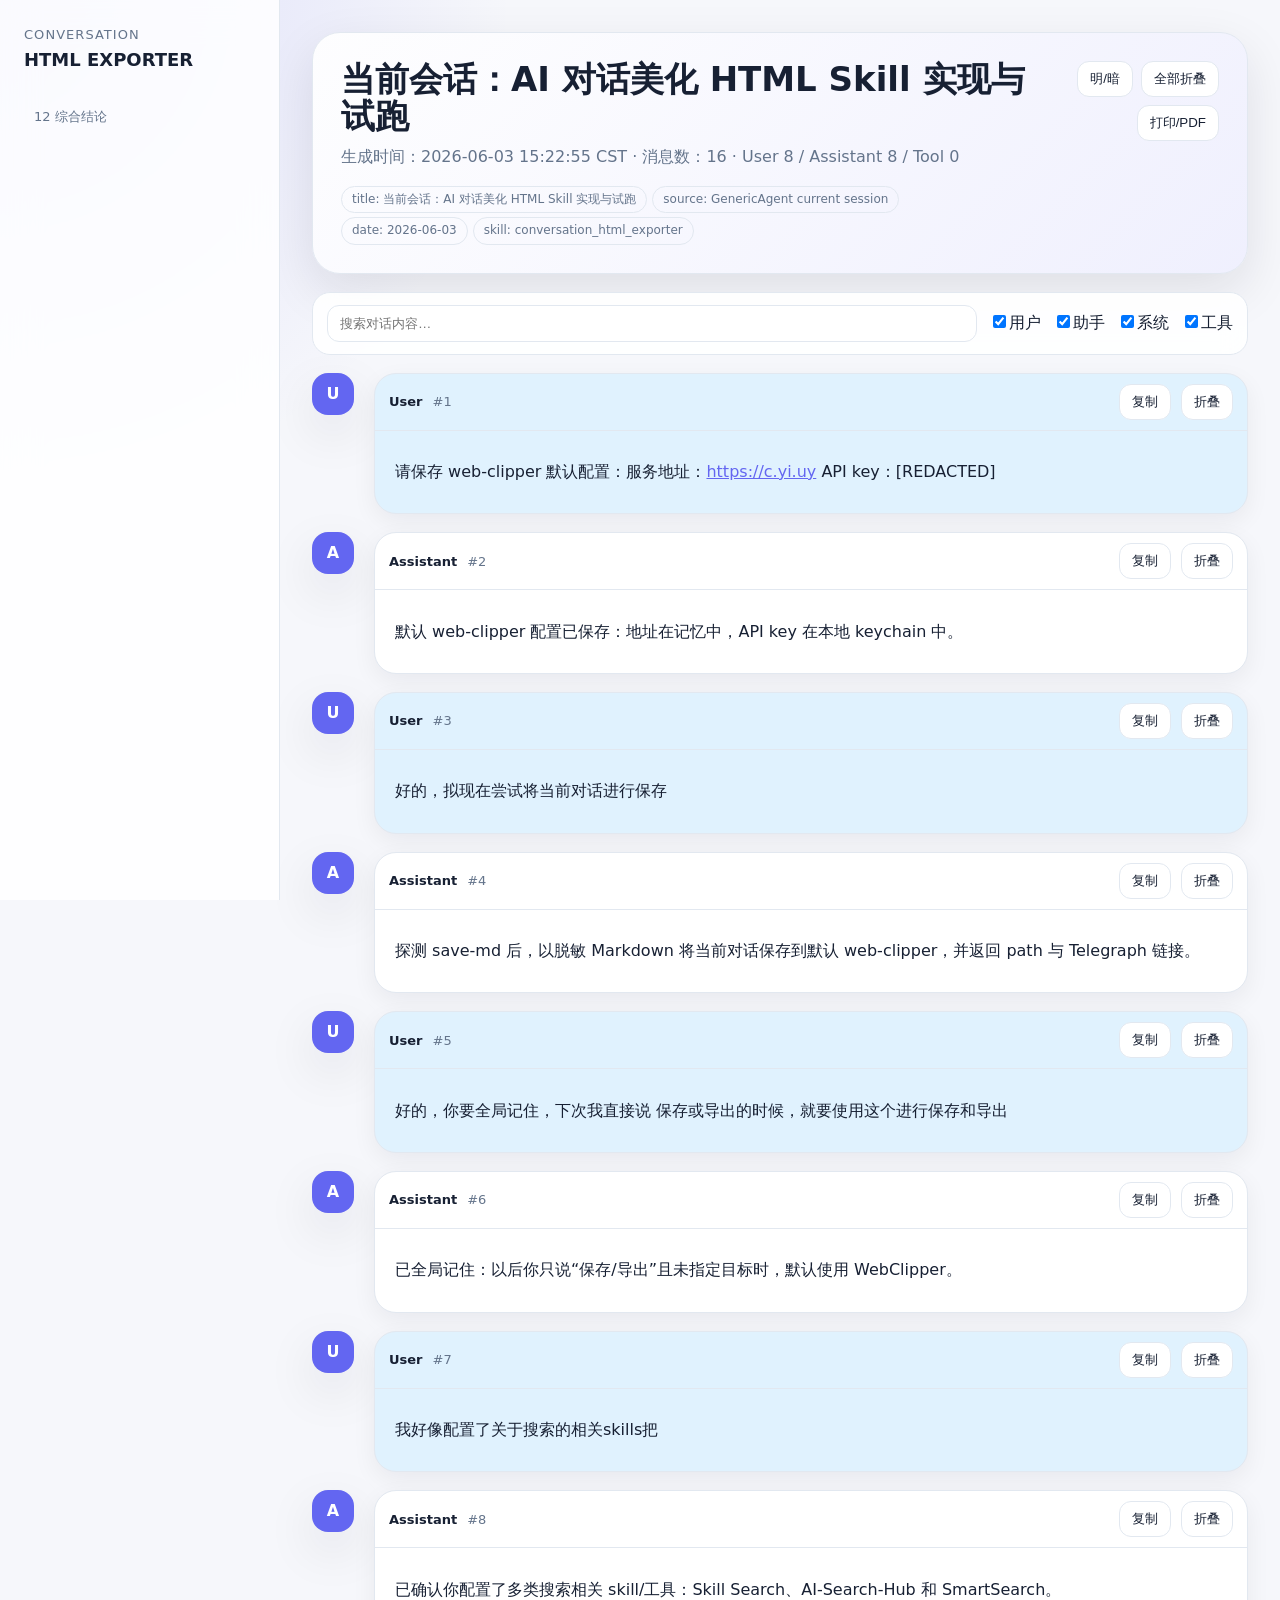
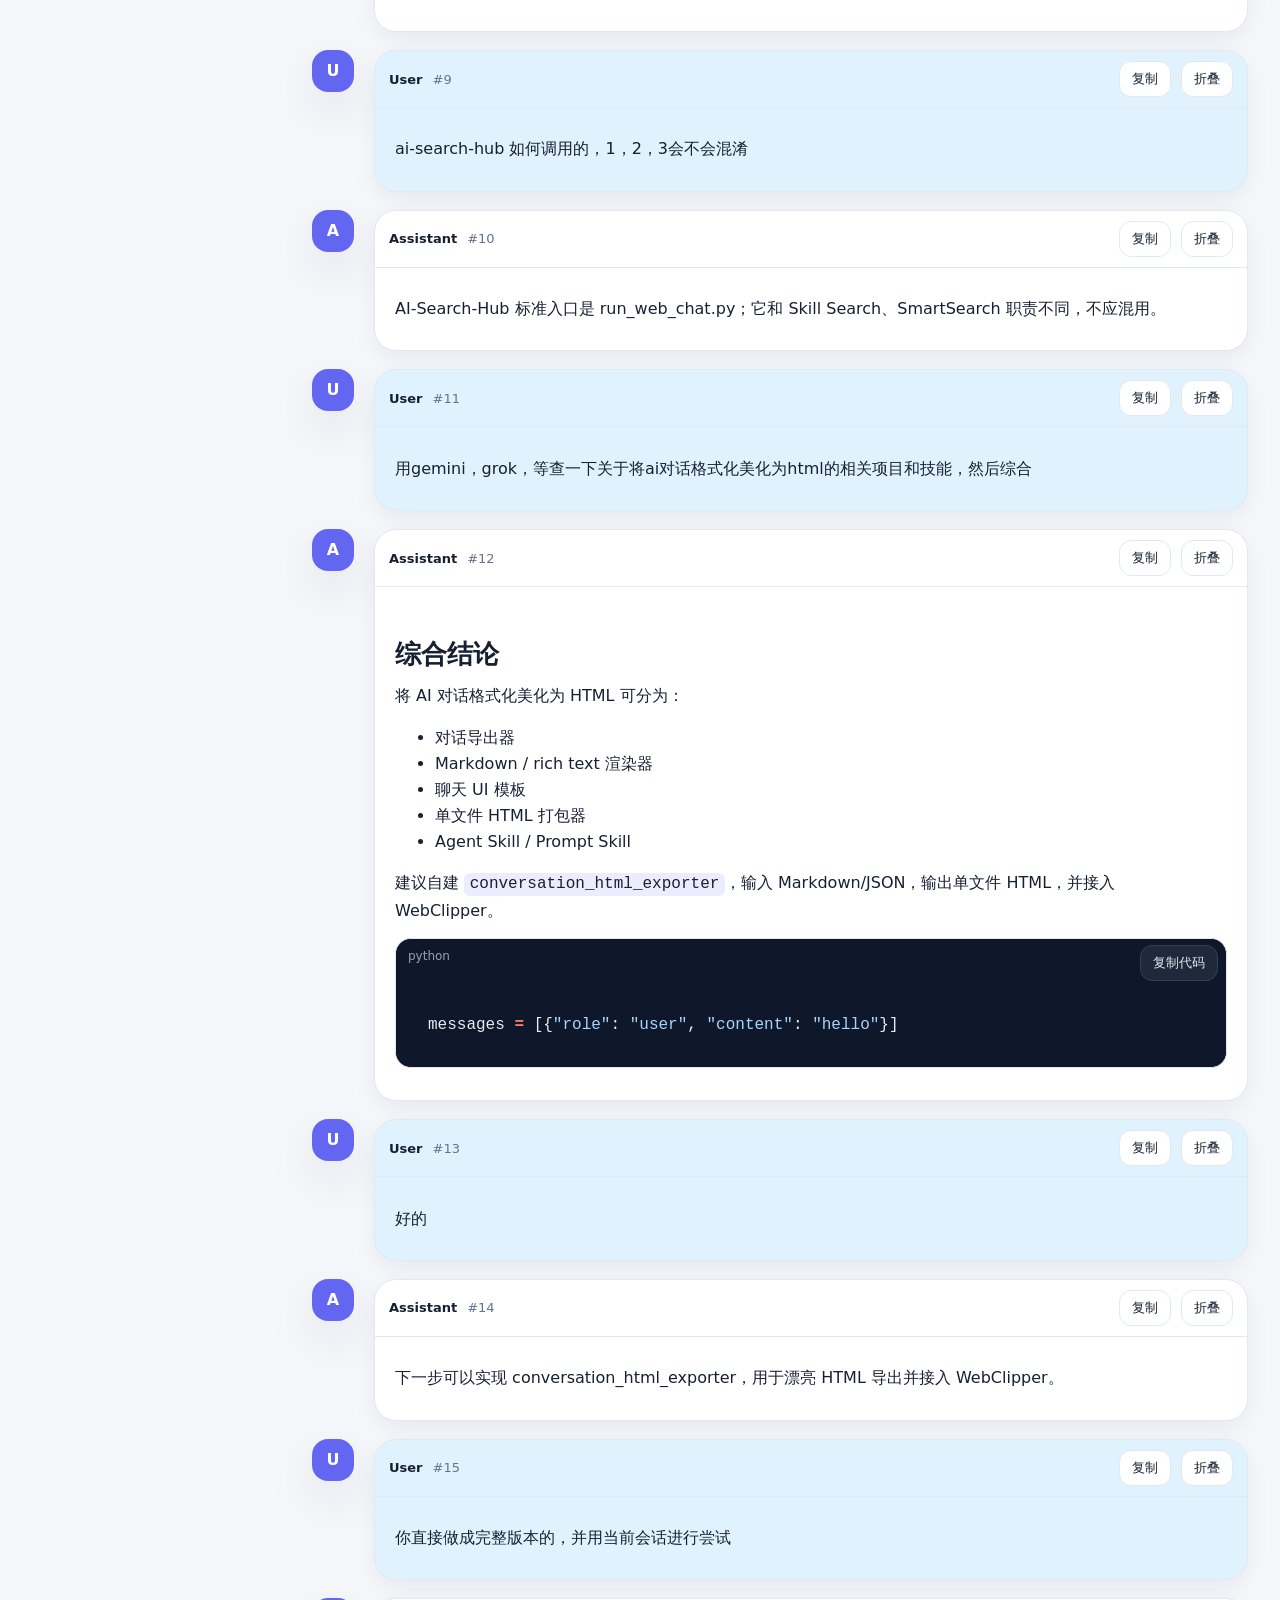
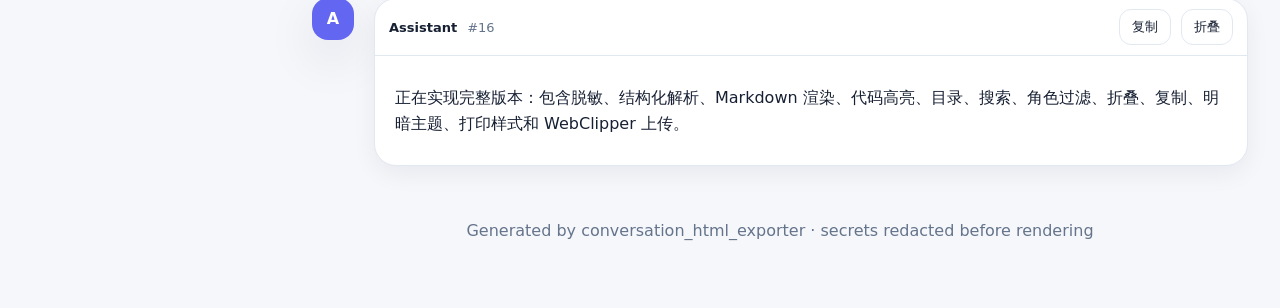
<file: skills/conversation_html_exporter/out/current_session.html>
<!doctype html><html lang="zh-CN"><head><meta charset="utf-8"><meta name="viewport" content="width=device-width,initial-scale=1"><title>当前会话：AI 对话美化 HTML Skill 实现与试跑</title><style>
:root{--bg:#f6f7fb;--panel:#ffffff;--text:#172033;--muted:#64748b;--line:#e2e8f0;--accent:#6366f1;--user:#e0f2fe;--assistant:#fff;--system:#fef3c7;--tool:#ecfccb;--code:#0f172a;--shadow:0 18px 50px rgba(15,23,42,.10)}
[data-theme=dark]{--bg:#0b1020;--panel:#111827;--text:#e5e7eb;--muted:#94a3b8;--line:#273449;--accent:#8b5cf6;--user:#082f49;--assistant:#111827;--system:#422006;--tool:#1a2e05;--code:#020617;--shadow:0 18px 50px rgba(0,0,0,.35)}
*{box-sizing:border-box}body{margin:0;background:radial-gradient(circle at top left,rgba(99,102,241,.18),transparent 32rem),var(--bg);color:var(--text);font:16px/1.62 ui-sans-serif,system-ui,-apple-system,BlinkMacSystemFont,"Segoe UI",sans-serif}.app{display:grid;grid-template-columns:280px 1fr;min-height:100vh}.side{position:sticky;top:0;height:100vh;overflow:auto;padding:24px;border-right:1px solid var(--line);background:color-mix(in srgb,var(--panel) 84%,transparent);backdrop-filter:blur(18px)}.brand{font-size:13px;letter-spacing:.08em;text-transform:uppercase;color:var(--muted);margin-bottom:24px}.brand b{font-size:18px;color:var(--text);letter-spacing:0}nav a{display:block;padding:8px 10px;margin:3px 0;border-radius:10px;color:var(--muted);text-decoration:none;font-size:13px;white-space:nowrap;overflow:hidden;text-overflow:ellipsis}nav a:hover{background:rgba(99,102,241,.12);color:var(--accent)}.toc-l3{padding-left:22px}.toc-l4{padding-left:34px}main{max-width:1080px;width:100%;margin:0 auto;padding:32px}.hero{display:flex;gap:18px;justify-content:space-between;align-items:flex-start;margin-bottom:18px;padding:28px;border:1px solid var(--line);border-radius:28px;background:linear-gradient(135deg,color-mix(in srgb,var(--panel) 92%,transparent),color-mix(in srgb,var(--accent) 10%,var(--panel)));box-shadow:var(--shadow)}h1{font-size:34px;line-height:1.1;margin:0 0 8px}.hero p,.muted{color:var(--muted);margin:0}.chips{margin-top:12px}.chip{display:inline-block;border:1px solid var(--line);border-radius:999px;padding:3px 10px;margin:4px 5px 0 0;color:var(--muted);font-size:12px}.actions{display:flex;gap:8px;flex-wrap:wrap;justify-content:flex-end}.toolbar{position:sticky;top:0;z-index:5;display:flex;gap:12px;align-items:center;flex-wrap:wrap;margin:18px 0;padding:12px 14px;border:1px solid var(--line);border-radius:18px;background:color-mix(in srgb,var(--panel) 90%,transparent);backdrop-filter:blur(12px)}input#q{flex:1;min-width:220px;border:1px solid var(--line);background:var(--panel);color:var(--text);border-radius:12px;padding:10px 12px}button{border:1px solid var(--line);background:var(--panel);color:var(--text);border-radius:12px;padding:8px 12px;cursor:pointer}button:hover{border-color:var(--accent);color:var(--accent)}.msg{display:grid;grid-template-columns:48px 1fr;gap:14px;margin:18px 0;scroll-margin-top:96px}.avatar{width:42px;height:42px;border-radius:16px;display:grid;place-items:center;font-weight:800;background:var(--accent);color:white;box-shadow:var(--shadow)}.bubble{border:1px solid var(--line);border-radius:22px;background:var(--assistant);box-shadow:0 8px 24px rgba(15,23,42,.06);overflow:hidden}.msg.user .bubble{background:var(--user)}.msg.system .bubble{background:var(--system)}.msg.tool .bubble{background:var(--tool)}.msg-head{display:flex;align-items:center;gap:10px;padding:10px 14px;border-bottom:1px solid var(--line);color:var(--muted);font-size:13px}.role{font-weight:800;color:var(--text)}.idx{margin-right:auto}.content{padding:18px 20px}.collapsed .content{max-height:72px;overflow:hidden;mask-image:linear-gradient(#000 45%,transparent)}.hidden{display:none!important}.markdown-body h1,.markdown-body h2,.markdown-body h3,.markdown-body h4{margin:1.2em 0 .5em;line-height:1.25}.markdown-body h1{font-size:1.65em}.markdown-body h2{font-size:1.35em}.markdown-body h3{font-size:1.15em}.markdown-body p{margin:.65em 0}.markdown-body a{color:var(--accent)}.markdown-body code{background:rgba(99,102,241,.12);padding:.14em .35em;border-radius:6px}.code-wrap{position:relative;margin:14px 0;background:var(--code);border-radius:16px;overflow:hidden;border:1px solid var(--line)}.code-wrap:before{content:attr(data-lang);position:absolute;top:8px;left:12px;color:#94a3b8;font-size:12px}.copy-code{position:absolute;right:8px;top:6px;z-index:2;background:#1e293b;color:#e2e8f0;border-color:#334155}.highlight,pre{margin:0;padding:38px 16px 16px;overflow:auto;background:var(--code)!important;color:#e2e8f0}.table-scroll{overflow:auto}table{border-collapse:collapse;width:100%;margin:12px 0}th,td{border:1px solid var(--line);padding:8px 10px;text-align:left}blockquote{border-left:4px solid var(--accent);margin:12px 0;padding:4px 14px;color:var(--muted);background:rgba(99,102,241,.08);border-radius:0 12px 12px 0}mark{background:#facc15;color:#111827;border-radius:4px;padding:0 2px}footer{text-align:center;color:var(--muted);padding:34px}pre { line-height: 125%; }
td.linenos .normal { color: #6e7681; background-color: #0d1117; padding-left: 5px; padding-right: 5px; }
span.linenos { color: #6e7681; background-color: #0d1117; padding-left: 5px; padding-right: 5px; }
td.linenos .special { color: #e6edf3; background-color: #6e7681; padding-left: 5px; padding-right: 5px; }
span.linenos.special { color: #e6edf3; background-color: #6e7681; padding-left: 5px; padding-right: 5px; }
.highlight .hll { background-color: #6e7681 }
.highlight { background: #0d1117; color: #E6EDF3 }
.highlight .c { color: #8B949E; font-style: italic } /* Comment */
.highlight .err { color: #F85149 } /* Error */
.highlight .esc { color: #E6EDF3 } /* Escape */
.highlight .g { color: #E6EDF3 } /* Generic */
.highlight .k { color: #FF7B72 } /* Keyword */
.highlight .l { color: #A5D6FF } /* Literal */
.highlight .n { color: #E6EDF3 } /* Name */
.highlight .o { color: #FF7B72; font-weight: bold } /* Operator */
.highlight .x { color: #E6EDF3 } /* Other */
.highlight .p { color: #E6EDF3 } /* Punctuation */
.highlight .ch { color: #8B949E; font-style: italic } /* Comment.Hashbang */
.highlight .cm { color: #8B949E; font-style: italic } /* Comment.Multiline */
.highlight .cp { color: #8B949E; font-weight: bold; font-style: italic } /* Comment.Preproc */
.highlight .cpf { color: #8B949E; font-style: italic } /* Comment.PreprocFile */
.highlight .c1 { color: #8B949E; font-style: italic } /* Comment.Single */
.highlight .cs { color: #8B949E; font-weight: bold; font-style: italic } /* Comment.Special */
.highlight .gd { color: #FFA198; background-color: #490202 } /* Generic.Deleted */
.highlight .ge { color: #E6EDF3; font-style: italic } /* Generic.Emph */
.highlight .ges { color: #E6EDF3; font-weight: bold; font-style: italic } /* Generic.EmphStrong */
.highlight .gr { color: #FFA198 } /* Generic.Error */
.highlight .gh { color: #79C0FF; font-weight: bold } /* Generic.Heading */
.highlight .gi { color: #56D364; background-color: #0F5323 } /* Generic.Inserted */
.highlight .go { color: #8B949E } /* Generic.Output */
.highlight .gp { color: #8B949E } /* Generic.Prompt */
.highlight .gs { color: #E6EDF3; font-weight: bold } /* Generic.Strong */
.highlight .gu { color: #79C0FF } /* Generic.Subheading */
.highlight .gt { color: #FF7B72 } /* Generic.Traceback */
.highlight .g-Underline { color: #E6EDF3; text-decoration: underline } /* Generic.Underline */
.highlight .kc { color: #79C0FF } /* Keyword.Constant */
.highlight .kd { color: #FF7B72 } /* Keyword.Declaration */
.highlight .kn { color: #FF7B72 } /* Keyword.Namespace */
.highlight .kp { color: #79C0FF } /* Keyword.Pseudo */
.highlight .kr { color: #FF7B72 } /* Keyword.Reserved */
.highlight .kt { color: #FF7B72 } /* Keyword.Type */
.highlight .ld { color: #79C0FF } /* Literal.Date */
.highlight .m { color: #A5D6FF } /* Literal.Number */
.highlight .s { color: #A5D6FF } /* Literal.String */
.highlight .na { color: #E6EDF3 } /* Name.Attribute */
.highlight .nb { color: #E6EDF3 } /* Name.Builtin */
.highlight .nc { color: #F0883E; font-weight: bold } /* Name.Class */
.highlight .no { color: #79C0FF; font-weight: bold } /* Name.Constant */
.highlight .nd { color: #D2A8FF; font-weight: bold } /* Name.Decorator */
.highlight .ni { color: #FFA657 } /* Name.Entity */
.highlight .ne { color: #F0883E; font-weight: bold } /* Name.Exception */
.highlight .nf { color: #D2A8FF; font-weight: bold } /* Name.Function */
.highlight .nl { color: #79C0FF; font-weight: bold } /* Name.Label */
.highlight .nn { color: #FF7B72 } /* Name.Namespace */
.highlight .nx { color: #E6EDF3 } /* Name.Other */
.highlight .py { color: #79C0FF } /* Name.Property */
.highlight .nt { color: #7EE787 } /* Name.Tag */
.highlight .nv { color: #79C0FF } /* Name.Variable */
.highlight .ow { color: #FF7B72; font-weight: bold } /* Operator.Word */
.highlight .pm { color: #E6EDF3 } /* Punctuation.Marker */
.highlight .w { color: #6E7681 } /* Text.Whitespace */
.highlight .mb { color: #A5D6FF } /* Literal.Number.Bin */
.highlight .mf { color: #A5D6FF } /* Literal.Number.Float */
.highlight .mh { color: #A5D6FF } /* Literal.Number.Hex */
.highlight .mi { color: #A5D6FF } /* Literal.Number.Integer */
.highlight .mo { color: #A5D6FF } /* Literal.Number.Oct */
.highlight .sa { color: #79C0FF } /* Literal.String.Affix */
.highlight .sb { color: #A5D6FF } /* Literal.String.Backtick */
.highlight .sc { color: #A5D6FF } /* Literal.String.Char */
.highlight .dl { color: #79C0FF } /* Literal.String.Delimiter */
.highlight .sd { color: #A5D6FF } /* Literal.String.Doc */
.highlight .s2 { color: #A5D6FF } /* Literal.String.Double */
.highlight .se { color: #79C0FF } /* Literal.String.Escape */
.highlight .sh { color: #79C0FF } /* Literal.String.Heredoc */
.highlight .si { color: #A5D6FF } /* Literal.String.Interpol */
.highlight .sx { color: #A5D6FF } /* Literal.String.Other */
.highlight .sr { color: #79C0FF } /* Literal.String.Regex */
.highlight .s1 { color: #A5D6FF } /* Literal.String.Single */
.highlight .ss { color: #A5D6FF } /* Literal.String.Symbol */
.highlight .bp { color: #E6EDF3 } /* Name.Builtin.Pseudo */
.highlight .fm { color: #D2A8FF; font-weight: bold } /* Name.Function.Magic */
.highlight .vc { color: #79C0FF } /* Name.Variable.Class */
.highlight .vg { color: #79C0FF } /* Name.Variable.Global */
.highlight .vi { color: #79C0FF } /* Name.Variable.Instance */
.highlight .vm { color: #79C0FF } /* Name.Variable.Magic */
.highlight .il { color: #A5D6FF } /* Literal.Number.Integer.Long */
@media(max-width:860px){.app{display:block}.side{display:none}main{padding:16px}.hero{display:block}.actions{justify-content:flex-start;margin-top:14px}.msg{grid-template-columns:1fr}.avatar{display:none}}
@media print{.side,.toolbar,.actions,.copy-msg,.toggle-msg,.copy-code{display:none!important}body{background:#fff;color:#111}.app{display:block}main{max-width:none;padding:0}.bubble,.hero{box-shadow:none;break-inside:avoid}.content{max-height:none!important;overflow:visible!important;mask-image:none!important}}
</style></head>
<body><div class="app">
<aside class="side"><div class="brand">Conversation<br><b>HTML Exporter</b></div><nav><a class="toc-l1" href="#msg-12" onclick="document.querySelector('[data-index=&quot;12&quot;]').scrollIntoView()"><span>12</span> 综合结论</a></nav></aside>
<main><header class="hero"><div><h1>当前会话：AI 对话美化 HTML Skill 实现与试跑</h1><p>生成时间：2026-06-03 15:22:55 CST · 消息数：16 · User 8 / Assistant 8 / Tool 0</p><div class="chips"><span class="chip">title: 当前会话：AI 对话美化 HTML Skill 实现与试跑</span><span class="chip">source: GenericAgent current session</span><span class="chip">date: 2026-06-03</span><span class="chip">skill: conversation_html_exporter</span></div></div>
<div class="actions"><button id="theme">明/暗</button><button id="collapseAll">全部折叠</button><button onclick="window.print()">打印/PDF</button></div></header>
<div class="toolbar"><input id="q" placeholder="搜索对话内容…"><label><input type="checkbox" class="rf" value="user" checked>用户</label><label><input type="checkbox" class="rf" value="assistant" checked>助手</label><label><input type="checkbox" class="rf" value="system" checked>系统</label><label><input type="checkbox" class="rf" value="tool" checked>工具</label></div>
<div id="conversation"><section class="msg user" data-role="user" data-index="1" data-text="请保存 web-clipper 默认配置：服务地址：https://c.yi.uy api key：[redacted]">
  <div class="avatar">U</div>
  <article class="bubble">
    <header class="msg-head"><span class="role">User</span><span class="idx">#1</span><button class="copy-msg" data-plain="请保存 web-clipper 默认配置：服务地址：https://c.yi.uy API key：[REDACTED]">复制</button><button class="toggle-msg">折叠</button></header>
    <div class="content markdown-body"><p>请保存 web-clipper 默认配置：服务地址：<a href="https://c.yi.uy" target="_blank" rel="noopener">https://c.yi.uy</a> API key：[REDACTED]</p></div>
  </article>
</section><section class="msg assistant" data-role="assistant" data-index="2" data-text="默认 web-clipper 配置已保存：地址在记忆中，api key 在本地 keychain 中。">
  <div class="avatar">A</div>
  <article class="bubble">
    <header class="msg-head"><span class="role">Assistant</span><span class="idx">#2</span><button class="copy-msg" data-plain="默认 web-clipper 配置已保存：地址在记忆中，API key 在本地 keychain 中。">复制</button><button class="toggle-msg">折叠</button></header>
    <div class="content markdown-body"><p>默认 web-clipper 配置已保存：地址在记忆中，API key 在本地 keychain 中。</p></div>
  </article>
</section><section class="msg user" data-role="user" data-index="3" data-text="好的，拟现在尝试将当前对话进行保存">
  <div class="avatar">U</div>
  <article class="bubble">
    <header class="msg-head"><span class="role">User</span><span class="idx">#3</span><button class="copy-msg" data-plain="好的，拟现在尝试将当前对话进行保存">复制</button><button class="toggle-msg">折叠</button></header>
    <div class="content markdown-body"><p>好的，拟现在尝试将当前对话进行保存</p></div>
  </article>
</section><section class="msg assistant" data-role="assistant" data-index="4" data-text="探测 save-md 后，以脱敏 markdown 将当前对话保存到默认 web-clipper，并返回 path 与 telegraph 链接。">
  <div class="avatar">A</div>
  <article class="bubble">
    <header class="msg-head"><span class="role">Assistant</span><span class="idx">#4</span><button class="copy-msg" data-plain="探测 save-md 后，以脱敏 Markdown 将当前对话保存到默认 web-clipper，并返回 path 与 Telegraph 链接。">复制</button><button class="toggle-msg">折叠</button></header>
    <div class="content markdown-body"><p>探测 save-md 后，以脱敏 Markdown 将当前对话保存到默认 web-clipper，并返回 path 与 Telegraph 链接。</p></div>
  </article>
</section><section class="msg user" data-role="user" data-index="5" data-text="好的，你要全局记住，下次我直接说 保存或导出的时候，就要使用这个进行保存和导出">
  <div class="avatar">U</div>
  <article class="bubble">
    <header class="msg-head"><span class="role">User</span><span class="idx">#5</span><button class="copy-msg" data-plain="好的，你要全局记住，下次我直接说 保存或导出的时候，就要使用这个进行保存和导出">复制</button><button class="toggle-msg">折叠</button></header>
    <div class="content markdown-body"><p>好的，你要全局记住，下次我直接说 保存或导出的时候，就要使用这个进行保存和导出</p></div>
  </article>
</section><section class="msg assistant" data-role="assistant" data-index="6" data-text="已全局记住：以后你只说“保存/导出”且未指定目标时，默认使用 webclipper。">
  <div class="avatar">A</div>
  <article class="bubble">
    <header class="msg-head"><span class="role">Assistant</span><span class="idx">#6</span><button class="copy-msg" data-plain="已全局记住：以后你只说“保存/导出”且未指定目标时，默认使用 WebClipper。">复制</button><button class="toggle-msg">折叠</button></header>
    <div class="content markdown-body"><p>已全局记住：以后你只说“保存/导出”且未指定目标时，默认使用 WebClipper。</p></div>
  </article>
</section><section class="msg user" data-role="user" data-index="7" data-text="我好像配置了关于搜索的相关skills把">
  <div class="avatar">U</div>
  <article class="bubble">
    <header class="msg-head"><span class="role">User</span><span class="idx">#7</span><button class="copy-msg" data-plain="我好像配置了关于搜索的相关skills把">复制</button><button class="toggle-msg">折叠</button></header>
    <div class="content markdown-body"><p>我好像配置了关于搜索的相关skills把</p></div>
  </article>
</section><section class="msg assistant" data-role="assistant" data-index="8" data-text="已确认你配置了多类搜索相关 skill/工具：skill search、ai-search-hub 和 smartsearch。">
  <div class="avatar">A</div>
  <article class="bubble">
    <header class="msg-head"><span class="role">Assistant</span><span class="idx">#8</span><button class="copy-msg" data-plain="已确认你配置了多类搜索相关 skill/工具：Skill Search、AI-Search-Hub 和 SmartSearch。">复制</button><button class="toggle-msg">折叠</button></header>
    <div class="content markdown-body"><p>已确认你配置了多类搜索相关 skill/工具：Skill Search、AI-Search-Hub 和 SmartSearch。</p></div>
  </article>
</section><section class="msg user" data-role="user" data-index="9" data-text="ai-search-hub 如何调用的，1，2，3会不会混淆">
  <div class="avatar">U</div>
  <article class="bubble">
    <header class="msg-head"><span class="role">User</span><span class="idx">#9</span><button class="copy-msg" data-plain="ai-search-hub 如何调用的，1，2，3会不会混淆">复制</button><button class="toggle-msg">折叠</button></header>
    <div class="content markdown-body"><p>ai-search-hub 如何调用的，1，2，3会不会混淆</p></div>
  </article>
</section><section class="msg assistant" data-role="assistant" data-index="10" data-text="ai-search-hub 标准入口是 run_web_chat.py；它和 skill search、smartsearch 职责不同，不应混用。">
  <div class="avatar">A</div>
  <article class="bubble">
    <header class="msg-head"><span class="role">Assistant</span><span class="idx">#10</span><button class="copy-msg" data-plain="AI-Search-Hub 标准入口是 run_web_chat.py；它和 Skill Search、SmartSearch 职责不同，不应混用。">复制</button><button class="toggle-msg">折叠</button></header>
    <div class="content markdown-body"><p>AI-Search-Hub 标准入口是 run_web_chat.py；它和 Skill Search、SmartSearch 职责不同，不应混用。</p></div>
  </article>
</section><section class="msg user" data-role="user" data-index="11" data-text="用gemini，grok，等查一下关于将ai对话格式化美化为html的相关项目和技能，然后综合">
  <div class="avatar">U</div>
  <article class="bubble">
    <header class="msg-head"><span class="role">User</span><span class="idx">#11</span><button class="copy-msg" data-plain="用gemini，grok，等查一下关于将ai对话格式化美化为html的相关项目和技能，然后综合">复制</button><button class="toggle-msg">折叠</button></header>
    <div class="content markdown-body"><p>用gemini，grok，等查一下关于将ai对话格式化美化为html的相关项目和技能，然后综合</p></div>
  </article>
</section><section class="msg assistant" data-role="assistant" data-index="12" data-text="# 综合结论

将 ai 对话格式化美化为 html 可分为：

- 对话导出器
- markdown / rich text 渲染器
- 聊天 ui 模板
- 单文件 html 打包器
- agent skill / prompt skill

建议自建 `conversation_html_exporter`，输入 markdown/json，输出单文件 html，并接入 webclipper。

```python
messages = [{&quot;role&quot;: &quot;user&quot;, &quot;content&quot;: &quot;hello&quot;}]
```">
  <div class="avatar">A</div>
  <article class="bubble">
    <header class="msg-head"><span class="role">Assistant</span><span class="idx">#12</span><button class="copy-msg" data-plain="# 综合结论

将 AI 对话格式化美化为 HTML 可分为：

- 对话导出器
- Markdown / rich text 渲染器
- 聊天 UI 模板
- 单文件 HTML 打包器
- Agent Skill / Prompt Skill

建议自建 `conversation_html_exporter`，输入 Markdown/JSON，输出单文件 HTML，并接入 WebClipper。

```python
messages = [{&quot;role&quot;: &quot;user&quot;, &quot;content&quot;: &quot;hello&quot;}]
```">复制</button><button class="toggle-msg">折叠</button></header>
    <div class="content markdown-body"><h1 id="综合结论">综合结论</h1>
<p>将 AI 对话格式化美化为 HTML 可分为：</p>
<ul>
<li>对话导出器</li>
<li>Markdown / rich text 渲染器</li>
<li>聊天 UI 模板</li>
<li>单文件 HTML 打包器</li>
<li>Agent Skill / Prompt Skill</li>
</ul>
<p>建议自建 <code>conversation_html_exporter</code>，输入 Markdown/JSON，输出单文件 HTML，并接入 WebClipper。</p>
<div class="code-wrap" data-lang="python"><button class="copy-code">复制代码</button><div class="highlight"><pre><span></span><span class="n">messages</span> <span class="o">=</span> <span class="p">[{</span><span class="s2">&quot;role&quot;</span><span class="p">:</span> <span class="s2">&quot;user&quot;</span><span class="p">,</span> <span class="s2">&quot;content&quot;</span><span class="p">:</span> <span class="s2">&quot;hello&quot;</span><span class="p">}]</span>
</pre></div>
</div></div>
  </article>
</section><section class="msg user" data-role="user" data-index="13" data-text="好的">
  <div class="avatar">U</div>
  <article class="bubble">
    <header class="msg-head"><span class="role">User</span><span class="idx">#13</span><button class="copy-msg" data-plain="好的">复制</button><button class="toggle-msg">折叠</button></header>
    <div class="content markdown-body"><p>好的</p></div>
  </article>
</section><section class="msg assistant" data-role="assistant" data-index="14" data-text="下一步可以实现 conversation_html_exporter，用于漂亮 html 导出并接入 webclipper。">
  <div class="avatar">A</div>
  <article class="bubble">
    <header class="msg-head"><span class="role">Assistant</span><span class="idx">#14</span><button class="copy-msg" data-plain="下一步可以实现 conversation_html_exporter，用于漂亮 HTML 导出并接入 WebClipper。">复制</button><button class="toggle-msg">折叠</button></header>
    <div class="content markdown-body"><p>下一步可以实现 conversation_html_exporter，用于漂亮 HTML 导出并接入 WebClipper。</p></div>
  </article>
</section><section class="msg user" data-role="user" data-index="15" data-text="你直接做成完整版本的，并用当前会话进行尝试">
  <div class="avatar">U</div>
  <article class="bubble">
    <header class="msg-head"><span class="role">User</span><span class="idx">#15</span><button class="copy-msg" data-plain="你直接做成完整版本的，并用当前会话进行尝试">复制</button><button class="toggle-msg">折叠</button></header>
    <div class="content markdown-body"><p>你直接做成完整版本的，并用当前会话进行尝试</p></div>
  </article>
</section><section class="msg assistant" data-role="assistant" data-index="16" data-text="正在实现完整版本：包含脱敏、结构化解析、markdown 渲染、代码高亮、目录、搜索、角色过滤、折叠、复制、明暗主题、打印样式和 webclipper 上传。">
  <div class="avatar">A</div>
  <article class="bubble">
    <header class="msg-head"><span class="role">Assistant</span><span class="idx">#16</span><button class="copy-msg" data-plain="正在实现完整版本：包含脱敏、结构化解析、Markdown 渲染、代码高亮、目录、搜索、角色过滤、折叠、复制、明暗主题、打印样式和 WebClipper 上传。">复制</button><button class="toggle-msg">折叠</button></header>
    <div class="content markdown-body"><p>正在实现完整版本：包含脱敏、结构化解析、Markdown 渲染、代码高亮、目录、搜索、角色过滤、折叠、复制、明暗主题、打印样式和 WebClipper 上传。</p></div>
  </article>
</section></div><footer>Generated by conversation_html_exporter · secrets redacted before rendering</footer></main></div><script>
const root=document.documentElement; if(localStorage.convTheme) root.dataset.theme=localStorage.convTheme;
document.getElementById('theme').onclick=()=>{root.dataset.theme=root.dataset.theme==='dark'?'light':'dark';localStorage.convTheme=root.dataset.theme};
document.querySelectorAll('.toggle-msg').forEach(b=>b.onclick=()=>b.closest('.msg').classList.toggle('collapsed'));
document.getElementById('collapseAll').onclick=()=>{const any=[...document.querySelectorAll('.msg')].some(m=>!m.classList.contains('collapsed'));document.querySelectorAll('.msg').forEach(m=>m.classList.toggle('collapsed',any))};
async function copyText(t){try{await navigator.clipboard.writeText(t)}catch(e){const ta=document.createElement('textarea');ta.value=t;document.body.appendChild(ta);ta.select();document.execCommand('copy');ta.remove()}}
document.querySelectorAll('.copy-msg').forEach(b=>b.onclick=()=>copyText(b.dataset.plain||b.closest('.msg').innerText));
document.querySelectorAll('.copy-code').forEach(b=>b.onclick=()=>copyText(b.parentElement.innerText.replace(/^复制代码\n?/,'').replace(/^\w+\n/,'')));
function applyFilter(){const q=document.getElementById('q').value.trim().toLowerCase();const roles=new Set([...document.querySelectorAll('.rf:checked')].map(x=>x.value));document.querySelectorAll('.msg').forEach(m=>{const ok=roles.has(m.dataset.role)&&(!q||(m.dataset.text||m.innerText.toLowerCase()).includes(q));m.classList.toggle('hidden',!ok)})}
document.getElementById('q').addEventListener('input',applyFilter);document.querySelectorAll('.rf').forEach(x=>x.addEventListener('change',applyFilter));
</script></body></html>
</file>
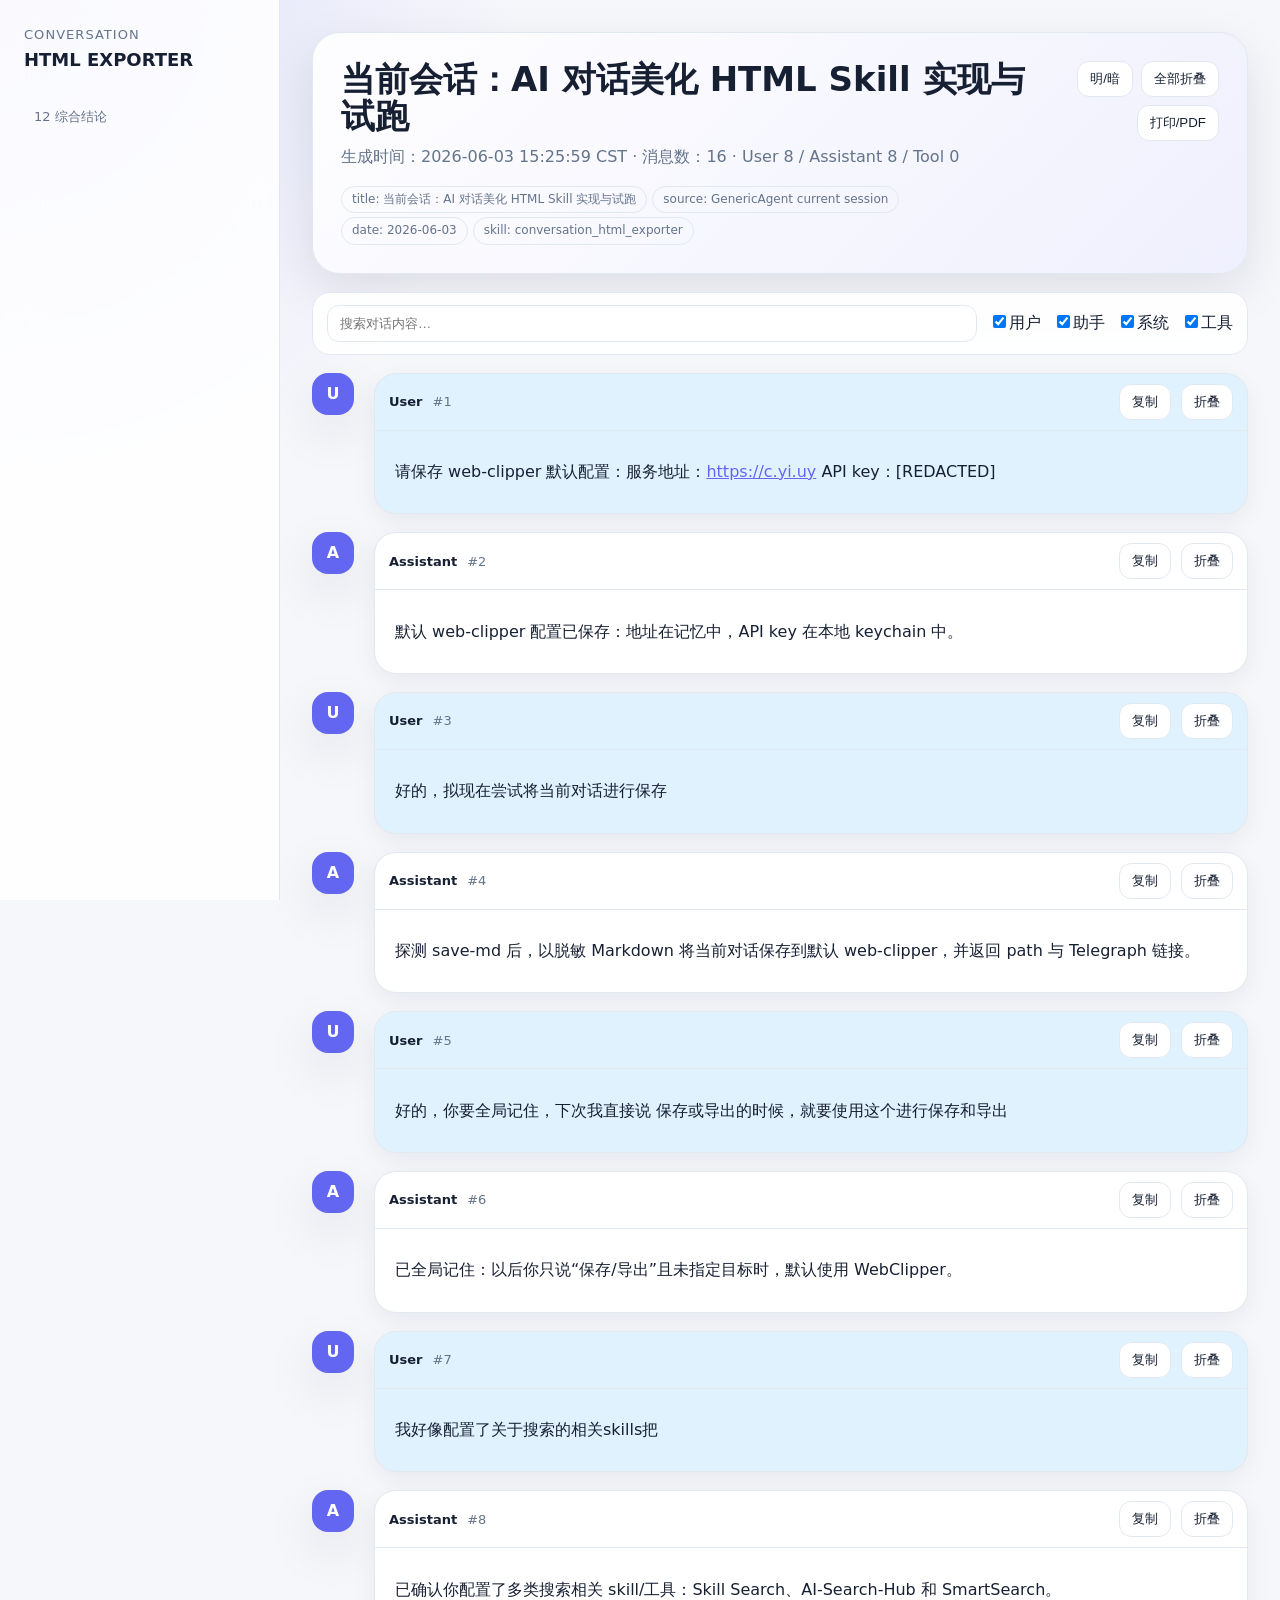
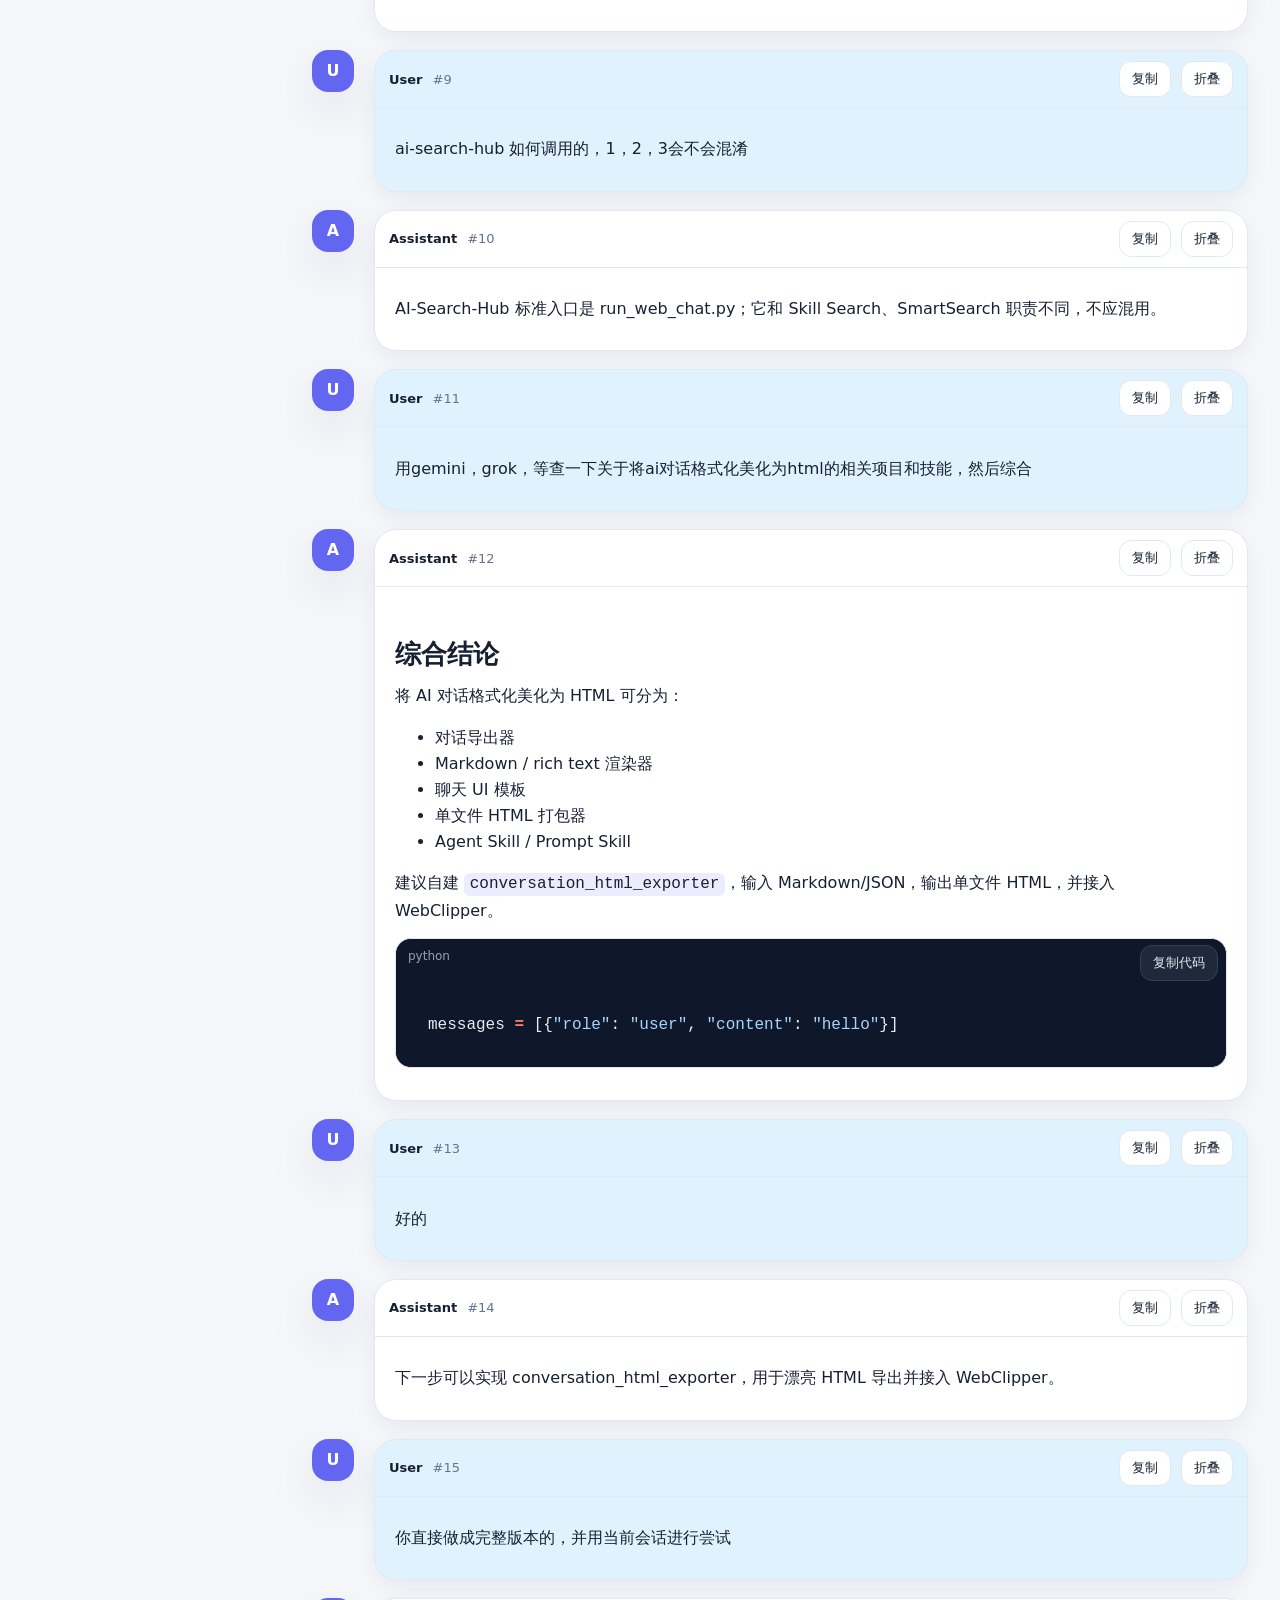
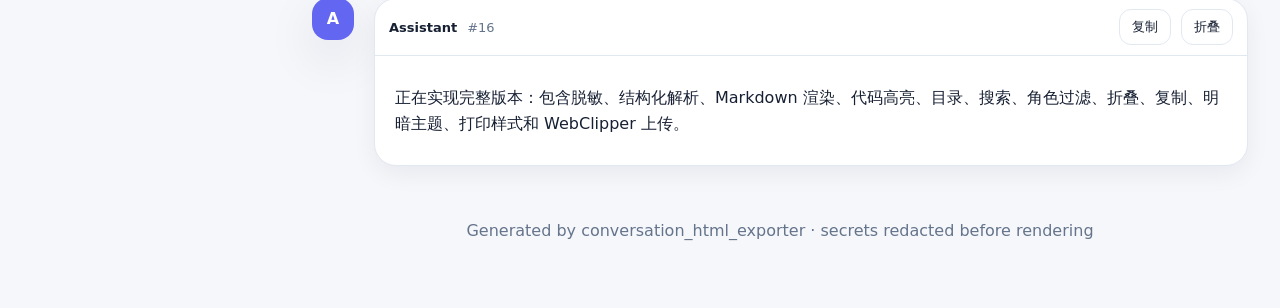
<file: skills/conversation_html_exporter/out/current_session_v2.html>
<!doctype html><html lang="zh-CN"><head><meta charset="utf-8"><meta name="viewport" content="width=device-width,initial-scale=1"><title>当前会话：AI 对话美化 HTML Skill 实现与试跑</title><style>
:root{--bg:#f6f7fb;--panel:#ffffff;--text:#172033;--muted:#64748b;--line:#e2e8f0;--accent:#6366f1;--user:#e0f2fe;--assistant:#fff;--system:#fef3c7;--tool:#ecfccb;--code:#0f172a;--shadow:0 18px 50px rgba(15,23,42,.10)}
[data-theme=dark]{--bg:#0b1020;--panel:#111827;--text:#e5e7eb;--muted:#94a3b8;--line:#273449;--accent:#8b5cf6;--user:#082f49;--assistant:#111827;--system:#422006;--tool:#1a2e05;--code:#020617;--shadow:0 18px 50px rgba(0,0,0,.35)}
*{box-sizing:border-box}body{margin:0;background:radial-gradient(circle at top left,rgba(99,102,241,.18),transparent 32rem),var(--bg);color:var(--text);font:16px/1.62 ui-sans-serif,system-ui,-apple-system,BlinkMacSystemFont,"Segoe UI",sans-serif}.app{display:grid;grid-template-columns:280px 1fr;min-height:100vh}.side{position:sticky;top:0;height:100vh;overflow:auto;padding:24px;border-right:1px solid var(--line);background:color-mix(in srgb,var(--panel) 84%,transparent);backdrop-filter:blur(18px)}.brand{font-size:13px;letter-spacing:.08em;text-transform:uppercase;color:var(--muted);margin-bottom:24px}.brand b{font-size:18px;color:var(--text);letter-spacing:0}nav a{display:block;padding:8px 10px;margin:3px 0;border-radius:10px;color:var(--muted);text-decoration:none;font-size:13px;white-space:nowrap;overflow:hidden;text-overflow:ellipsis}nav a:hover{background:rgba(99,102,241,.12);color:var(--accent)}.toc-l3{padding-left:22px}.toc-l4{padding-left:34px}main{max-width:1080px;width:100%;margin:0 auto;padding:32px}.hero{display:flex;gap:18px;justify-content:space-between;align-items:flex-start;margin-bottom:18px;padding:28px;border:1px solid var(--line);border-radius:28px;background:linear-gradient(135deg,color-mix(in srgb,var(--panel) 92%,transparent),color-mix(in srgb,var(--accent) 10%,var(--panel)));box-shadow:var(--shadow)}h1{font-size:34px;line-height:1.1;margin:0 0 8px}.hero p,.muted{color:var(--muted);margin:0}.chips{margin-top:12px}.chip{display:inline-block;border:1px solid var(--line);border-radius:999px;padding:3px 10px;margin:4px 5px 0 0;color:var(--muted);font-size:12px}.actions{display:flex;gap:8px;flex-wrap:wrap;justify-content:flex-end}.toolbar{position:sticky;top:0;z-index:5;display:flex;gap:12px;align-items:center;flex-wrap:wrap;margin:18px 0;padding:12px 14px;border:1px solid var(--line);border-radius:18px;background:color-mix(in srgb,var(--panel) 90%,transparent);backdrop-filter:blur(12px)}input#q{flex:1;min-width:220px;border:1px solid var(--line);background:var(--panel);color:var(--text);border-radius:12px;padding:10px 12px}button{border:1px solid var(--line);background:var(--panel);color:var(--text);border-radius:12px;padding:8px 12px;cursor:pointer}button:hover{border-color:var(--accent);color:var(--accent)}.msg{display:grid;grid-template-columns:48px 1fr;gap:14px;margin:18px 0;scroll-margin-top:96px}.avatar{width:42px;height:42px;border-radius:16px;display:grid;place-items:center;font-weight:800;background:var(--accent);color:white;box-shadow:var(--shadow)}.bubble{border:1px solid var(--line);border-radius:22px;background:var(--assistant);box-shadow:0 8px 24px rgba(15,23,42,.06);overflow:hidden}.msg.user .bubble{background:var(--user)}.msg.system .bubble{background:var(--system)}.msg.tool .bubble{background:var(--tool)}.msg-head{display:flex;align-items:center;gap:10px;padding:10px 14px;border-bottom:1px solid var(--line);color:var(--muted);font-size:13px}.role{font-weight:800;color:var(--text)}.idx{margin-right:auto}.content{padding:18px 20px}.collapsed .content{max-height:72px;overflow:hidden;mask-image:linear-gradient(#000 45%,transparent)}.hidden{display:none!important}.markdown-body h1,.markdown-body h2,.markdown-body h3,.markdown-body h4{margin:1.2em 0 .5em;line-height:1.25}.markdown-body h1{font-size:1.65em}.markdown-body h2{font-size:1.35em}.markdown-body h3{font-size:1.15em}.markdown-body p{margin:.65em 0}.markdown-body a{color:var(--accent)}.markdown-body code{background:rgba(99,102,241,.12);padding:.14em .35em;border-radius:6px}.code-wrap{position:relative;margin:14px 0;background:var(--code);border-radius:16px;overflow:hidden;border:1px solid var(--line)}.code-wrap:before{content:attr(data-lang);position:absolute;top:8px;left:12px;color:#94a3b8;font-size:12px}.copy-code{position:absolute;right:8px;top:6px;z-index:2;background:#1e293b;color:#e2e8f0;border-color:#334155}.highlight,pre{margin:0;padding:38px 16px 16px;overflow:auto;background:var(--code)!important;color:#e2e8f0}.table-scroll{overflow:auto}table{border-collapse:collapse;width:100%;margin:12px 0}th,td{border:1px solid var(--line);padding:8px 10px;text-align:left}blockquote{border-left:4px solid var(--accent);margin:12px 0;padding:4px 14px;color:var(--muted);background:rgba(99,102,241,.08);border-radius:0 12px 12px 0}mark{background:#facc15;color:#111827;border-radius:4px;padding:0 2px}footer{text-align:center;color:var(--muted);padding:34px}pre { line-height: 125%; }
td.linenos .normal { color: #6e7681; background-color: #0d1117; padding-left: 5px; padding-right: 5px; }
span.linenos { color: #6e7681; background-color: #0d1117; padding-left: 5px; padding-right: 5px; }
td.linenos .special { color: #e6edf3; background-color: #6e7681; padding-left: 5px; padding-right: 5px; }
span.linenos.special { color: #e6edf3; background-color: #6e7681; padding-left: 5px; padding-right: 5px; }
.highlight .hll { background-color: #6e7681 }
.highlight { background: #0d1117; color: #E6EDF3 }
.highlight .c { color: #8B949E; font-style: italic } /* Comment */
.highlight .err { color: #F85149 } /* Error */
.highlight .esc { color: #E6EDF3 } /* Escape */
.highlight .g { color: #E6EDF3 } /* Generic */
.highlight .k { color: #FF7B72 } /* Keyword */
.highlight .l { color: #A5D6FF } /* Literal */
.highlight .n { color: #E6EDF3 } /* Name */
.highlight .o { color: #FF7B72; font-weight: bold } /* Operator */
.highlight .x { color: #E6EDF3 } /* Other */
.highlight .p { color: #E6EDF3 } /* Punctuation */
.highlight .ch { color: #8B949E; font-style: italic } /* Comment.Hashbang */
.highlight .cm { color: #8B949E; font-style: italic } /* Comment.Multiline */
.highlight .cp { color: #8B949E; font-weight: bold; font-style: italic } /* Comment.Preproc */
.highlight .cpf { color: #8B949E; font-style: italic } /* Comment.PreprocFile */
.highlight .c1 { color: #8B949E; font-style: italic } /* Comment.Single */
.highlight .cs { color: #8B949E; font-weight: bold; font-style: italic } /* Comment.Special */
.highlight .gd { color: #FFA198; background-color: #490202 } /* Generic.Deleted */
.highlight .ge { color: #E6EDF3; font-style: italic } /* Generic.Emph */
.highlight .ges { color: #E6EDF3; font-weight: bold; font-style: italic } /* Generic.EmphStrong */
.highlight .gr { color: #FFA198 } /* Generic.Error */
.highlight .gh { color: #79C0FF; font-weight: bold } /* Generic.Heading */
.highlight .gi { color: #56D364; background-color: #0F5323 } /* Generic.Inserted */
.highlight .go { color: #8B949E } /* Generic.Output */
.highlight .gp { color: #8B949E } /* Generic.Prompt */
.highlight .gs { color: #E6EDF3; font-weight: bold } /* Generic.Strong */
.highlight .gu { color: #79C0FF } /* Generic.Subheading */
.highlight .gt { color: #FF7B72 } /* Generic.Traceback */
.highlight .g-Underline { color: #E6EDF3; text-decoration: underline } /* Generic.Underline */
.highlight .kc { color: #79C0FF } /* Keyword.Constant */
.highlight .kd { color: #FF7B72 } /* Keyword.Declaration */
.highlight .kn { color: #FF7B72 } /* Keyword.Namespace */
.highlight .kp { color: #79C0FF } /* Keyword.Pseudo */
.highlight .kr { color: #FF7B72 } /* Keyword.Reserved */
.highlight .kt { color: #FF7B72 } /* Keyword.Type */
.highlight .ld { color: #79C0FF } /* Literal.Date */
.highlight .m { color: #A5D6FF } /* Literal.Number */
.highlight .s { color: #A5D6FF } /* Literal.String */
.highlight .na { color: #E6EDF3 } /* Name.Attribute */
.highlight .nb { color: #E6EDF3 } /* Name.Builtin */
.highlight .nc { color: #F0883E; font-weight: bold } /* Name.Class */
.highlight .no { color: #79C0FF; font-weight: bold } /* Name.Constant */
.highlight .nd { color: #D2A8FF; font-weight: bold } /* Name.Decorator */
.highlight .ni { color: #FFA657 } /* Name.Entity */
.highlight .ne { color: #F0883E; font-weight: bold } /* Name.Exception */
.highlight .nf { color: #D2A8FF; font-weight: bold } /* Name.Function */
.highlight .nl { color: #79C0FF; font-weight: bold } /* Name.Label */
.highlight .nn { color: #FF7B72 } /* Name.Namespace */
.highlight .nx { color: #E6EDF3 } /* Name.Other */
.highlight .py { color: #79C0FF } /* Name.Property */
.highlight .nt { color: #7EE787 } /* Name.Tag */
.highlight .nv { color: #79C0FF } /* Name.Variable */
.highlight .ow { color: #FF7B72; font-weight: bold } /* Operator.Word */
.highlight .pm { color: #E6EDF3 } /* Punctuation.Marker */
.highlight .w { color: #6E7681 } /* Text.Whitespace */
.highlight .mb { color: #A5D6FF } /* Literal.Number.Bin */
.highlight .mf { color: #A5D6FF } /* Literal.Number.Float */
.highlight .mh { color: #A5D6FF } /* Literal.Number.Hex */
.highlight .mi { color: #A5D6FF } /* Literal.Number.Integer */
.highlight .mo { color: #A5D6FF } /* Literal.Number.Oct */
.highlight .sa { color: #79C0FF } /* Literal.String.Affix */
.highlight .sb { color: #A5D6FF } /* Literal.String.Backtick */
.highlight .sc { color: #A5D6FF } /* Literal.String.Char */
.highlight .dl { color: #79C0FF } /* Literal.String.Delimiter */
.highlight .sd { color: #A5D6FF } /* Literal.String.Doc */
.highlight .s2 { color: #A5D6FF } /* Literal.String.Double */
.highlight .se { color: #79C0FF } /* Literal.String.Escape */
.highlight .sh { color: #79C0FF } /* Literal.String.Heredoc */
.highlight .si { color: #A5D6FF } /* Literal.String.Interpol */
.highlight .sx { color: #A5D6FF } /* Literal.String.Other */
.highlight .sr { color: #79C0FF } /* Literal.String.Regex */
.highlight .s1 { color: #A5D6FF } /* Literal.String.Single */
.highlight .ss { color: #A5D6FF } /* Literal.String.Symbol */
.highlight .bp { color: #E6EDF3 } /* Name.Builtin.Pseudo */
.highlight .fm { color: #D2A8FF; font-weight: bold } /* Name.Function.Magic */
.highlight .vc { color: #79C0FF } /* Name.Variable.Class */
.highlight .vg { color: #79C0FF } /* Name.Variable.Global */
.highlight .vi { color: #79C0FF } /* Name.Variable.Instance */
.highlight .vm { color: #79C0FF } /* Name.Variable.Magic */
.highlight .il { color: #A5D6FF } /* Literal.Number.Integer.Long */
@media(max-width:860px){.app{display:block}.side{display:none}main{padding:16px}.hero{display:block}.actions{justify-content:flex-start;margin-top:14px}.msg{grid-template-columns:1fr}.avatar{display:none}}
@media print{.side,.toolbar,.actions,.copy-msg,.toggle-msg,.copy-code{display:none!important}body{background:#fff;color:#111}.app{display:block}main{max-width:none;padding:0}.bubble,.hero{box-shadow:none;break-inside:avoid}.content{max-height:none!important;overflow:visible!important;mask-image:none!important}}
</style></head>
<body><div class="app">
<aside class="side"><div class="brand">Conversation<br><b>HTML Exporter</b></div><nav><a class="toc-l1" href="#msg-12" onclick="document.querySelector('[data-index=&quot;12&quot;]').scrollIntoView()"><span>12</span> 综合结论</a></nav></aside>
<main><header class="hero"><div><h1>当前会话：AI 对话美化 HTML Skill 实现与试跑</h1><p>生成时间：2026-06-03 15:25:59 CST · 消息数：16 · User 8 / Assistant 8 / Tool 0</p><div class="chips"><span class="chip">title: 当前会话：AI 对话美化 HTML Skill 实现与试跑</span><span class="chip">source: GenericAgent current session</span><span class="chip">date: 2026-06-03</span><span class="chip">skill: conversation_html_exporter</span></div></div>
<div class="actions"><button id="theme">明/暗</button><button id="collapseAll">全部折叠</button><button onclick="window.print()">打印/PDF</button></div></header>
<div class="toolbar"><input id="q" placeholder="搜索对话内容…"><label><input type="checkbox" class="rf" value="user" checked>用户</label><label><input type="checkbox" class="rf" value="assistant" checked>助手</label><label><input type="checkbox" class="rf" value="system" checked>系统</label><label><input type="checkbox" class="rf" value="tool" checked>工具</label></div>
<div id="conversation"><section class="msg user" data-role="user" data-index="1" data-text="请保存 web-clipper 默认配置：服务地址：https://c.yi.uy api key：[redacted]">
  <div class="avatar">U</div>
  <article class="bubble">
    <header class="msg-head"><span class="role">User</span><span class="idx">#1</span><button class="copy-msg" data-plain="请保存 web-clipper 默认配置：服务地址：https://c.yi.uy API key：[REDACTED]">复制</button><button class="toggle-msg">折叠</button></header>
    <div class="content markdown-body"><p>请保存 web-clipper 默认配置：服务地址：<a href="https://c.yi.uy" target="_blank" rel="noopener">https://c.yi.uy</a> API key：[REDACTED]</p></div>
  </article>
</section><section class="msg assistant" data-role="assistant" data-index="2" data-text="默认 web-clipper 配置已保存：地址在记忆中，api key 在本地 keychain 中。">
  <div class="avatar">A</div>
  <article class="bubble">
    <header class="msg-head"><span class="role">Assistant</span><span class="idx">#2</span><button class="copy-msg" data-plain="默认 web-clipper 配置已保存：地址在记忆中，API key 在本地 keychain 中。">复制</button><button class="toggle-msg">折叠</button></header>
    <div class="content markdown-body"><p>默认 web-clipper 配置已保存：地址在记忆中，API key 在本地 keychain 中。</p></div>
  </article>
</section><section class="msg user" data-role="user" data-index="3" data-text="好的，拟现在尝试将当前对话进行保存">
  <div class="avatar">U</div>
  <article class="bubble">
    <header class="msg-head"><span class="role">User</span><span class="idx">#3</span><button class="copy-msg" data-plain="好的，拟现在尝试将当前对话进行保存">复制</button><button class="toggle-msg">折叠</button></header>
    <div class="content markdown-body"><p>好的，拟现在尝试将当前对话进行保存</p></div>
  </article>
</section><section class="msg assistant" data-role="assistant" data-index="4" data-text="探测 save-md 后，以脱敏 markdown 将当前对话保存到默认 web-clipper，并返回 path 与 telegraph 链接。">
  <div class="avatar">A</div>
  <article class="bubble">
    <header class="msg-head"><span class="role">Assistant</span><span class="idx">#4</span><button class="copy-msg" data-plain="探测 save-md 后，以脱敏 Markdown 将当前对话保存到默认 web-clipper，并返回 path 与 Telegraph 链接。">复制</button><button class="toggle-msg">折叠</button></header>
    <div class="content markdown-body"><p>探测 save-md 后，以脱敏 Markdown 将当前对话保存到默认 web-clipper，并返回 path 与 Telegraph 链接。</p></div>
  </article>
</section><section class="msg user" data-role="user" data-index="5" data-text="好的，你要全局记住，下次我直接说 保存或导出的时候，就要使用这个进行保存和导出">
  <div class="avatar">U</div>
  <article class="bubble">
    <header class="msg-head"><span class="role">User</span><span class="idx">#5</span><button class="copy-msg" data-plain="好的，你要全局记住，下次我直接说 保存或导出的时候，就要使用这个进行保存和导出">复制</button><button class="toggle-msg">折叠</button></header>
    <div class="content markdown-body"><p>好的，你要全局记住，下次我直接说 保存或导出的时候，就要使用这个进行保存和导出</p></div>
  </article>
</section><section class="msg assistant" data-role="assistant" data-index="6" data-text="已全局记住：以后你只说“保存/导出”且未指定目标时，默认使用 webclipper。">
  <div class="avatar">A</div>
  <article class="bubble">
    <header class="msg-head"><span class="role">Assistant</span><span class="idx">#6</span><button class="copy-msg" data-plain="已全局记住：以后你只说“保存/导出”且未指定目标时，默认使用 WebClipper。">复制</button><button class="toggle-msg">折叠</button></header>
    <div class="content markdown-body"><p>已全局记住：以后你只说“保存/导出”且未指定目标时，默认使用 WebClipper。</p></div>
  </article>
</section><section class="msg user" data-role="user" data-index="7" data-text="我好像配置了关于搜索的相关skills把">
  <div class="avatar">U</div>
  <article class="bubble">
    <header class="msg-head"><span class="role">User</span><span class="idx">#7</span><button class="copy-msg" data-plain="我好像配置了关于搜索的相关skills把">复制</button><button class="toggle-msg">折叠</button></header>
    <div class="content markdown-body"><p>我好像配置了关于搜索的相关skills把</p></div>
  </article>
</section><section class="msg assistant" data-role="assistant" data-index="8" data-text="已确认你配置了多类搜索相关 skill/工具：skill search、ai-search-hub 和 smartsearch。">
  <div class="avatar">A</div>
  <article class="bubble">
    <header class="msg-head"><span class="role">Assistant</span><span class="idx">#8</span><button class="copy-msg" data-plain="已确认你配置了多类搜索相关 skill/工具：Skill Search、AI-Search-Hub 和 SmartSearch。">复制</button><button class="toggle-msg">折叠</button></header>
    <div class="content markdown-body"><p>已确认你配置了多类搜索相关 skill/工具：Skill Search、AI-Search-Hub 和 SmartSearch。</p></div>
  </article>
</section><section class="msg user" data-role="user" data-index="9" data-text="ai-search-hub 如何调用的，1，2，3会不会混淆">
  <div class="avatar">U</div>
  <article class="bubble">
    <header class="msg-head"><span class="role">User</span><span class="idx">#9</span><button class="copy-msg" data-plain="ai-search-hub 如何调用的，1，2，3会不会混淆">复制</button><button class="toggle-msg">折叠</button></header>
    <div class="content markdown-body"><p>ai-search-hub 如何调用的，1，2，3会不会混淆</p></div>
  </article>
</section><section class="msg assistant" data-role="assistant" data-index="10" data-text="ai-search-hub 标准入口是 run_web_chat.py；它和 skill search、smartsearch 职责不同，不应混用。">
  <div class="avatar">A</div>
  <article class="bubble">
    <header class="msg-head"><span class="role">Assistant</span><span class="idx">#10</span><button class="copy-msg" data-plain="AI-Search-Hub 标准入口是 run_web_chat.py；它和 Skill Search、SmartSearch 职责不同，不应混用。">复制</button><button class="toggle-msg">折叠</button></header>
    <div class="content markdown-body"><p>AI-Search-Hub 标准入口是 run_web_chat.py；它和 Skill Search、SmartSearch 职责不同，不应混用。</p></div>
  </article>
</section><section class="msg user" data-role="user" data-index="11" data-text="用gemini，grok，等查一下关于将ai对话格式化美化为html的相关项目和技能，然后综合">
  <div class="avatar">U</div>
  <article class="bubble">
    <header class="msg-head"><span class="role">User</span><span class="idx">#11</span><button class="copy-msg" data-plain="用gemini，grok，等查一下关于将ai对话格式化美化为html的相关项目和技能，然后综合">复制</button><button class="toggle-msg">折叠</button></header>
    <div class="content markdown-body"><p>用gemini，grok，等查一下关于将ai对话格式化美化为html的相关项目和技能，然后综合</p></div>
  </article>
</section><section class="msg assistant" data-role="assistant" data-index="12" data-text="# 综合结论

将 ai 对话格式化美化为 html 可分为：

- 对话导出器
- markdown / rich text 渲染器
- 聊天 ui 模板
- 单文件 html 打包器
- agent skill / prompt skill

建议自建 `conversation_html_exporter`，输入 markdown/json，输出单文件 html，并接入 webclipper。

```python
messages = [{&quot;role&quot;: &quot;user&quot;, &quot;content&quot;: &quot;hello&quot;}]
```">
  <div class="avatar">A</div>
  <article class="bubble">
    <header class="msg-head"><span class="role">Assistant</span><span class="idx">#12</span><button class="copy-msg" data-plain="# 综合结论

将 AI 对话格式化美化为 HTML 可分为：

- 对话导出器
- Markdown / rich text 渲染器
- 聊天 UI 模板
- 单文件 HTML 打包器
- Agent Skill / Prompt Skill

建议自建 `conversation_html_exporter`，输入 Markdown/JSON，输出单文件 HTML，并接入 WebClipper。

```python
messages = [{&quot;role&quot;: &quot;user&quot;, &quot;content&quot;: &quot;hello&quot;}]
```">复制</button><button class="toggle-msg">折叠</button></header>
    <div class="content markdown-body"><h1 id="综合结论">综合结论</h1>
<p>将 AI 对话格式化美化为 HTML 可分为：</p>
<ul>
<li>对话导出器</li>
<li>Markdown / rich text 渲染器</li>
<li>聊天 UI 模板</li>
<li>单文件 HTML 打包器</li>
<li>Agent Skill / Prompt Skill</li>
</ul>
<p>建议自建 <code>conversation_html_exporter</code>，输入 Markdown/JSON，输出单文件 HTML，并接入 WebClipper。</p>
<div class="code-wrap" data-lang="python"><button class="copy-code">复制代码</button><div class="highlight"><pre><span></span><span class="n">messages</span> <span class="o">=</span> <span class="p">[{</span><span class="s2">&quot;role&quot;</span><span class="p">:</span> <span class="s2">&quot;user&quot;</span><span class="p">,</span> <span class="s2">&quot;content&quot;</span><span class="p">:</span> <span class="s2">&quot;hello&quot;</span><span class="p">}]</span>
</pre></div>
</div></div>
  </article>
</section><section class="msg user" data-role="user" data-index="13" data-text="好的">
  <div class="avatar">U</div>
  <article class="bubble">
    <header class="msg-head"><span class="role">User</span><span class="idx">#13</span><button class="copy-msg" data-plain="好的">复制</button><button class="toggle-msg">折叠</button></header>
    <div class="content markdown-body"><p>好的</p></div>
  </article>
</section><section class="msg assistant" data-role="assistant" data-index="14" data-text="下一步可以实现 conversation_html_exporter，用于漂亮 html 导出并接入 webclipper。">
  <div class="avatar">A</div>
  <article class="bubble">
    <header class="msg-head"><span class="role">Assistant</span><span class="idx">#14</span><button class="copy-msg" data-plain="下一步可以实现 conversation_html_exporter，用于漂亮 HTML 导出并接入 WebClipper。">复制</button><button class="toggle-msg">折叠</button></header>
    <div class="content markdown-body"><p>下一步可以实现 conversation_html_exporter，用于漂亮 HTML 导出并接入 WebClipper。</p></div>
  </article>
</section><section class="msg user" data-role="user" data-index="15" data-text="你直接做成完整版本的，并用当前会话进行尝试">
  <div class="avatar">U</div>
  <article class="bubble">
    <header class="msg-head"><span class="role">User</span><span class="idx">#15</span><button class="copy-msg" data-plain="你直接做成完整版本的，并用当前会话进行尝试">复制</button><button class="toggle-msg">折叠</button></header>
    <div class="content markdown-body"><p>你直接做成完整版本的，并用当前会话进行尝试</p></div>
  </article>
</section><section class="msg assistant" data-role="assistant" data-index="16" data-text="正在实现完整版本：包含脱敏、结构化解析、markdown 渲染、代码高亮、目录、搜索、角色过滤、折叠、复制、明暗主题、打印样式和 webclipper 上传。">
  <div class="avatar">A</div>
  <article class="bubble">
    <header class="msg-head"><span class="role">Assistant</span><span class="idx">#16</span><button class="copy-msg" data-plain="正在实现完整版本：包含脱敏、结构化解析、Markdown 渲染、代码高亮、目录、搜索、角色过滤、折叠、复制、明暗主题、打印样式和 WebClipper 上传。">复制</button><button class="toggle-msg">折叠</button></header>
    <div class="content markdown-body"><p>正在实现完整版本：包含脱敏、结构化解析、Markdown 渲染、代码高亮、目录、搜索、角色过滤、折叠、复制、明暗主题、打印样式和 WebClipper 上传。</p></div>
  </article>
</section></div><footer>Generated by conversation_html_exporter · secrets redacted before rendering</footer></main></div><script>
const root=document.documentElement; if(localStorage.convTheme) root.dataset.theme=localStorage.convTheme;
document.getElementById('theme').onclick=()=>{root.dataset.theme=root.dataset.theme==='dark'?'light':'dark';localStorage.convTheme=root.dataset.theme};
document.querySelectorAll('.toggle-msg').forEach(b=>b.onclick=()=>b.closest('.msg').classList.toggle('collapsed'));
document.getElementById('collapseAll').onclick=()=>{const any=[...document.querySelectorAll('.msg')].some(m=>!m.classList.contains('collapsed'));document.querySelectorAll('.msg').forEach(m=>m.classList.toggle('collapsed',any))};
async function copyText(t){try{await navigator.clipboard.writeText(t)}catch(e){const ta=document.createElement('textarea');ta.value=t;document.body.appendChild(ta);ta.select();document.execCommand('copy');ta.remove()}}
document.querySelectorAll('.copy-msg').forEach(b=>b.onclick=()=>copyText(b.dataset.plain||b.closest('.msg').innerText));
document.querySelectorAll('.copy-code').forEach(b=>b.onclick=()=>copyText(b.parentElement.innerText.replace(/^复制代码\n?/,'').replace(/^\w+\n/,'')));
function applyFilter(){const q=document.getElementById('q').value.trim().toLowerCase();const roles=new Set([...document.querySelectorAll('.rf:checked')].map(x=>x.value));document.querySelectorAll('.msg').forEach(m=>{const ok=roles.has(m.dataset.role)&&(!q||(m.dataset.text||m.innerText.toLowerCase()).includes(q));m.classList.toggle('hidden',!ok)})}
document.getElementById('q').addEventListener('input',applyFilter);document.querySelectorAll('.rf').forEach(x=>x.addEventListener('change',applyFilter));
</script></body></html>
</file>
